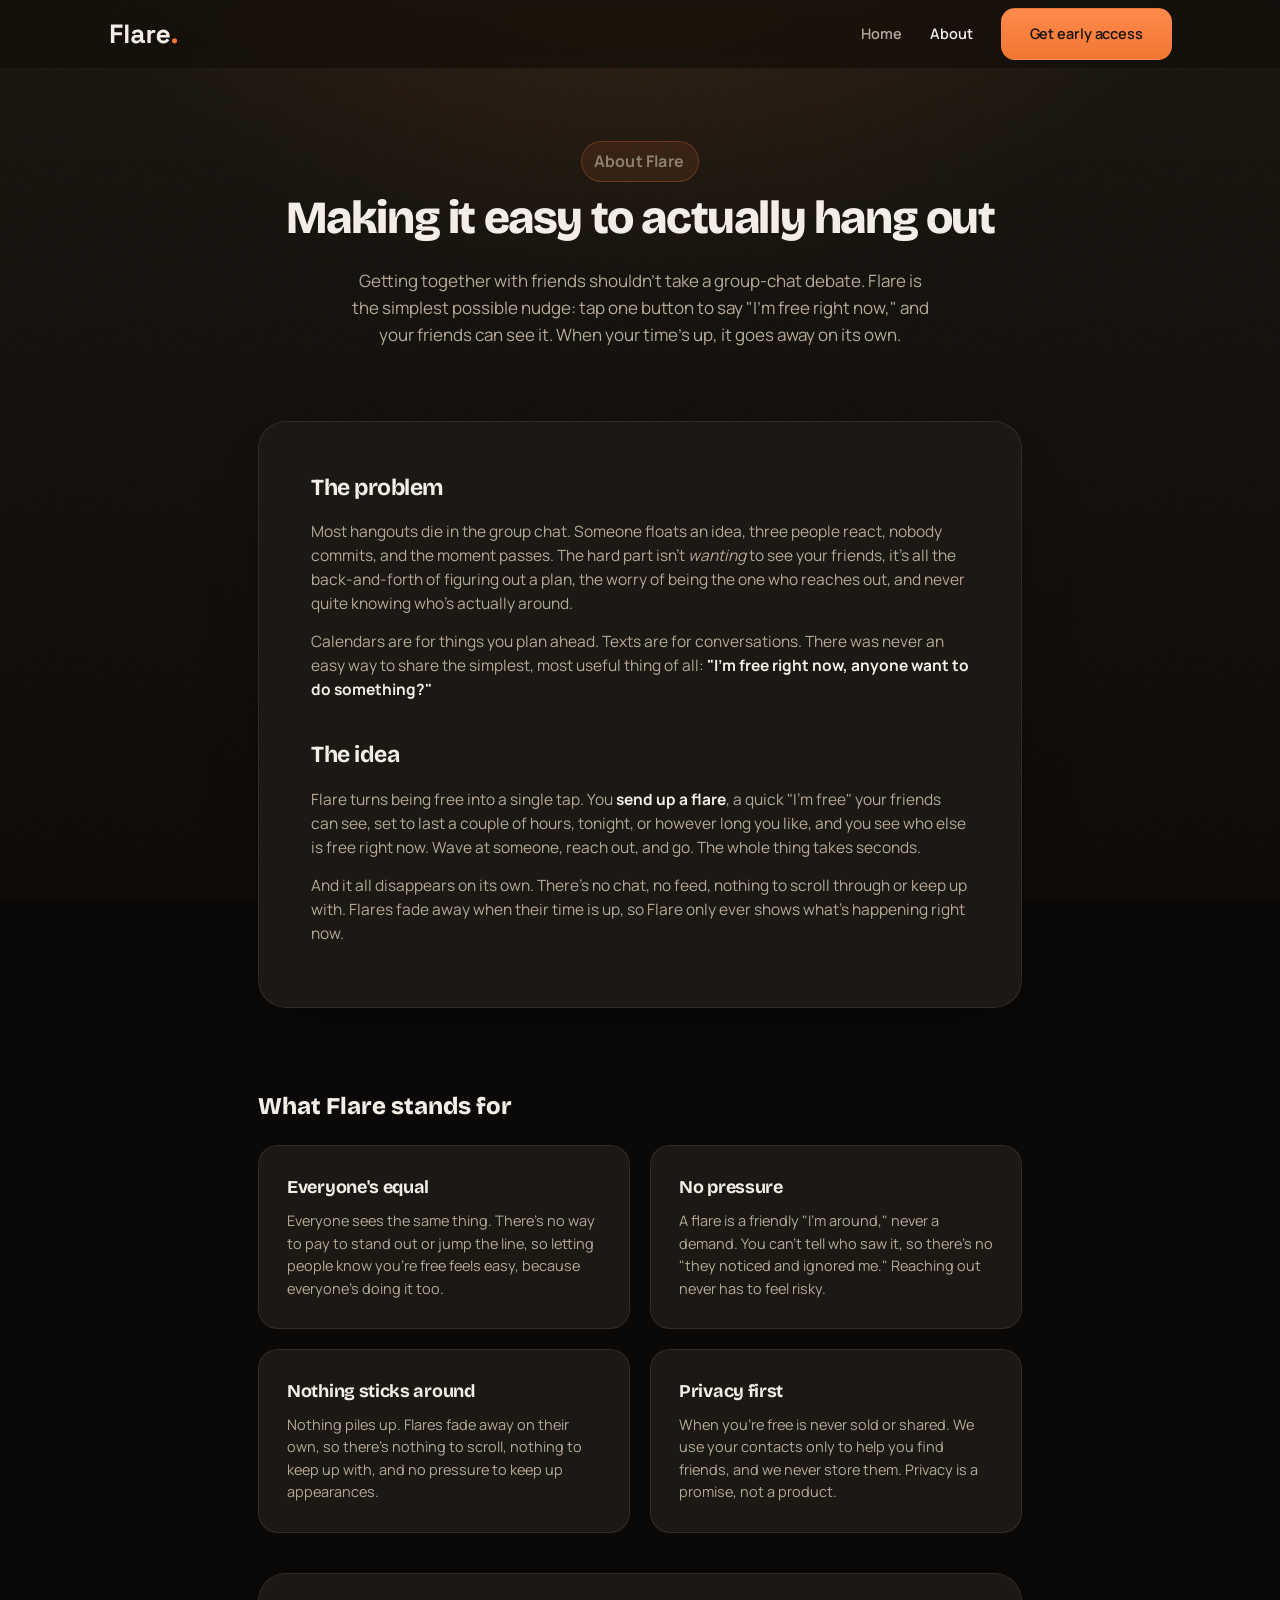
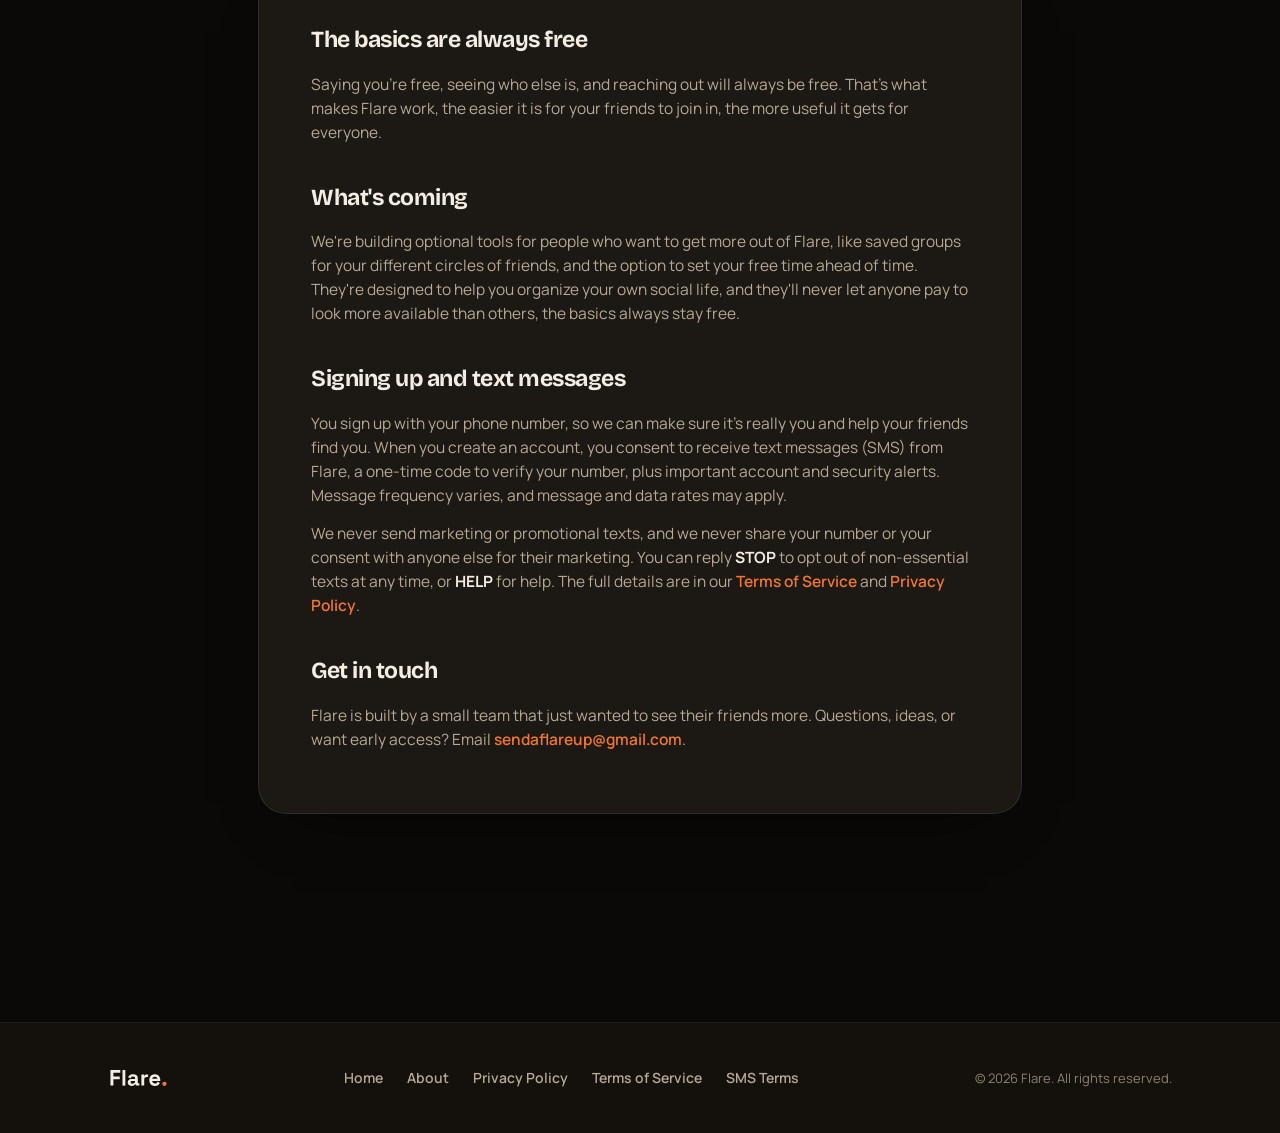
<file: about.html>
<!DOCTYPE html>
<html lang="en">
<head>
  <meta charset="utf-8" />
  <meta name="viewport" content="width=device-width, initial-scale=1" />
  <title>About</title>
  <meta name="description" content="Why Flare exists: an easy, low-pressure way to let your friends know you're free right now, and see who else is." />
  <link rel="canonical" href="https://sendaflareup.app/about" />
  <meta property="og:site_name" content="Flare" />
  <meta property="og:type" content="website" />
  <meta property="og:url" content="https://sendaflareup.app/about" />
  <meta property="og:title" content="About Flare" />
  <meta property="og:description" content="Why Flare exists: an easy, low-pressure way to let your friends know you're free right now, and see who else is." />
  <meta property="og:image" content="https://sendaflareup.app/assets/og-image-v2.png" />
  <meta property="og:image:width" content="1200" />
  <meta property="og:image:height" content="630" />
  <meta property="og:image:alt" content="Flare, Down to hang? Send up a flare." />
  <meta name="twitter:card" content="summary_large_image" />
  <meta name="twitter:title" content="About Flare" />
  <meta name="twitter:description" content="Why Flare exists: an easy, low-pressure way to let your friends know you're free right now." />
  <meta name="twitter:image" content="https://sendaflareup.app/assets/og-image-v2.png" />
  <link rel="icon" href="assets/favicon.svg" type="image/svg+xml" />
  <link rel="preconnect" href="https://fonts.googleapis.com" />
  <link rel="preconnect" href="https://fonts.gstatic.com" crossorigin />
  <link href="https://fonts.googleapis.com/css2?family=Bricolage+Grotesque:opsz,wght@12..96,500;12..96,600;12..96,700;12..96,800&family=Manrope:wght@400;500;600;700;800&display=swap" rel="stylesheet" />
  <link rel="stylesheet" href="css/styles.css" />
</head>
<body>
  <header class="site-header">
    <div class="container nav">
      <a href="/home" class="wordmark" aria-label="Flare home"><img class="logo-img" src="assets/flare-logo.svg" alt="Flare" /></a>
      <button class="nav-toggle" type="button" aria-label="Menu" aria-expanded="false" aria-controls="primary-nav">
        <svg viewBox="0 0 24 24" fill="none" stroke="currentColor" stroke-width="2" stroke-linecap="round" aria-hidden="true"><path d="M4 7h16M4 12h16M4 17h16"></path></svg>
      </button>
      <nav class="nav-links" id="primary-nav" aria-label="Primary">
        <a href="/home">Home</a>
        <a href="/about" class="active">About</a>
        <a href="/home#get" class="btn btn-primary nav-cta">Get early access</a>
      </nav>
    </div>
  </header>

  <main>
    <section class="page-hero">
      <div class="container reveal">
        <p class="eyebrow">About Flare</p>
        <h1>Making it easy to actually hang out</h1>
        <p style="max-width:34em;margin:14px auto 0;color:var(--text-2);font-size:17px;line-height:1.6;">
          Getting together with friends shouldn't take a group-chat debate. Flare
          is the simplest possible nudge: tap one button to say "I'm free right
          now," and your friends can see it. When your time's up, it goes away on
          its own.
        </p>
      </div>
    </section>

    <section class="section" style="padding-top:24px;">
      <div class="container" style="max-width:820px;">
        <div class="article reveal">
          <h2>The problem</h2>
          <p>
            Most hangouts die in the group chat. Someone floats an idea, three
            people react, nobody commits, and the moment passes. The hard part
            isn't <em>wanting</em> to see your friends, it's all the back-and-forth
            of figuring out a plan, the worry of being the one who reaches out, and
            never quite knowing who's actually around.
          </p>
          <p>
            Calendars are for things you plan ahead. Texts are for conversations.
            There was never an easy way to share the simplest, most useful thing of
            all: <strong>"I'm free right now, anyone want to do something?"</strong>
          </p>

          <h2>The idea</h2>
          <p>
            Flare turns being free into a single tap. You <strong>send up a
            flare</strong>, a quick "I'm free" your friends can see, set to last
            a couple of hours, tonight, or however long you like, and you see who
            else is free right now. Wave at someone, reach out, and go. The whole
            thing takes seconds.
          </p>
          <p>
            And it all disappears on its own. There's no chat, no feed, nothing to
            scroll through or keep up with. Flares fade away when their time is up,
            so Flare only ever shows what's happening right now.
          </p>
        </div>

        <h2 class="section-head" style="font-size:24px;text-align:left;margin:8px 0 20px;">What Flare stands for</h2>
        <div class="story-grid reveal" style="--reveal-delay:0.06s;">
          <div class="value-card">
            <h3>Everyone's equal</h3>
            <p>Everyone sees the same thing. There's no way to pay to stand out or jump the line, so letting people know you're free feels easy, because everyone's doing it too.</p>
          </div>
          <div class="value-card">
            <h3>No pressure</h3>
            <p>A flare is a friendly "I'm around," never a demand. You can't tell who saw it, so there's no "they noticed and ignored me." Reaching out never has to feel risky.</p>
          </div>
          <div class="value-card">
            <h3>Nothing sticks around</h3>
            <p>Nothing piles up. Flares fade away on their own, so there's nothing to scroll, nothing to keep up with, and no pressure to keep up appearances.</p>
          </div>
          <div class="value-card">
            <h3>Privacy first</h3>
            <p>When you're free is never sold or shared. We use your contacts only to help you find friends, and we never store them. Privacy is a promise, not a product.</p>
          </div>
        </div>

        <div class="article reveal" style="margin-top:40px;">
          <h2>The basics are always free</h2>
          <p>
            Saying you're free, seeing who else is, and reaching out will always
            be free. That's what makes Flare work, the easier it is for your
            friends to join in, the more useful it gets for everyone.
          </p>
          <h2>What's coming</h2>
          <p>
            We're building optional tools for people who want to get more out of
            Flare, like saved groups for your different circles of friends, and
            the option to set your free time ahead of time. They're designed to
            help you organize your own social life, and they'll never let anyone
            pay to look more available than others, the basics always stay free.
          </p>

          <h2>Signing up and text messages</h2>
          <p>
            You sign up with your phone number, so we can make sure it's really
            you and help your friends find you. When you create an account, you
            consent to receive text messages (SMS) from Flare, a one-time code to
            verify your number, plus important account and security alerts. Message
            frequency varies, and message and data rates may apply.
          </p>
          <p>
            We never send marketing or promotional texts, and we never share your
            number or your consent with anyone else for their marketing. You can
            reply <strong>STOP</strong> to opt out of non-essential texts at any
            time, or <strong>HELP</strong> for help. The full details are in our
            <a href="/terms">Terms of Service</a> and
            <a href="/privacy">Privacy Policy</a>.
          </p>

          <h2>Get in touch</h2>
          <p>
            Flare is built by a small team that just wanted to see their friends
            more. Questions, ideas, or want early access?
            Email <a href="mailto:sendaflareup@gmail.com">sendaflareup@gmail.com</a>.
          </p>
        </div>
      </div>
    </section>
  </main>

  <footer class="site-footer">
    <div class="container footer-inner">
      <a href="/home" class="wordmark" aria-label="Flare home"><img class="logo-img" src="assets/flare-logo.svg" alt="Flare" /></a>
      <nav class="footer-links" aria-label="Footer">
        <a href="/home">Home</a>
        <a href="/about">About</a>
        <a href="/privacy">Privacy Policy</a>
        <a href="/terms">Terms of Service</a>
        <a href="/sms-optin">SMS Terms</a>
      </nav>
      <span class="footer-copy">© <span id="year">2026</span> Flare. All rights reserved.</span>
    </div>
  </footer>
  <script src="js/site.js"></script>
</body>
</html>
</file>
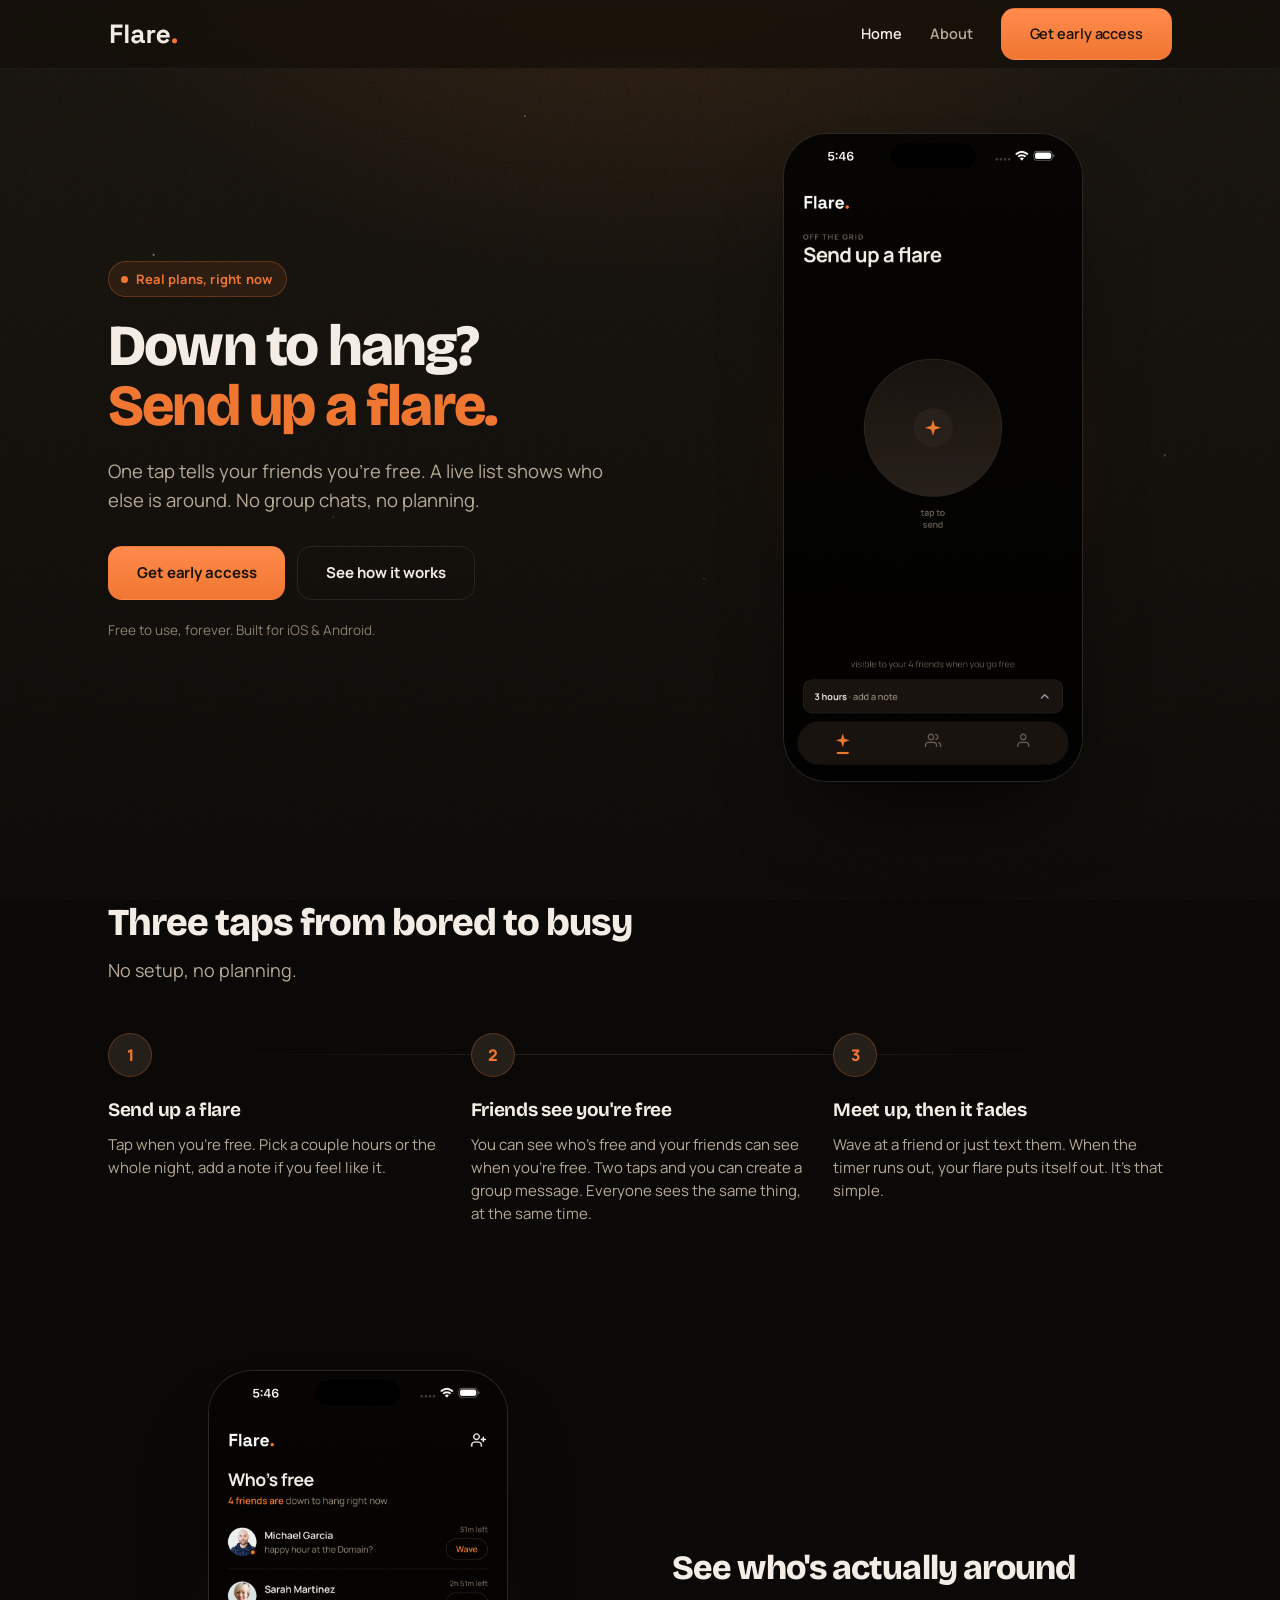
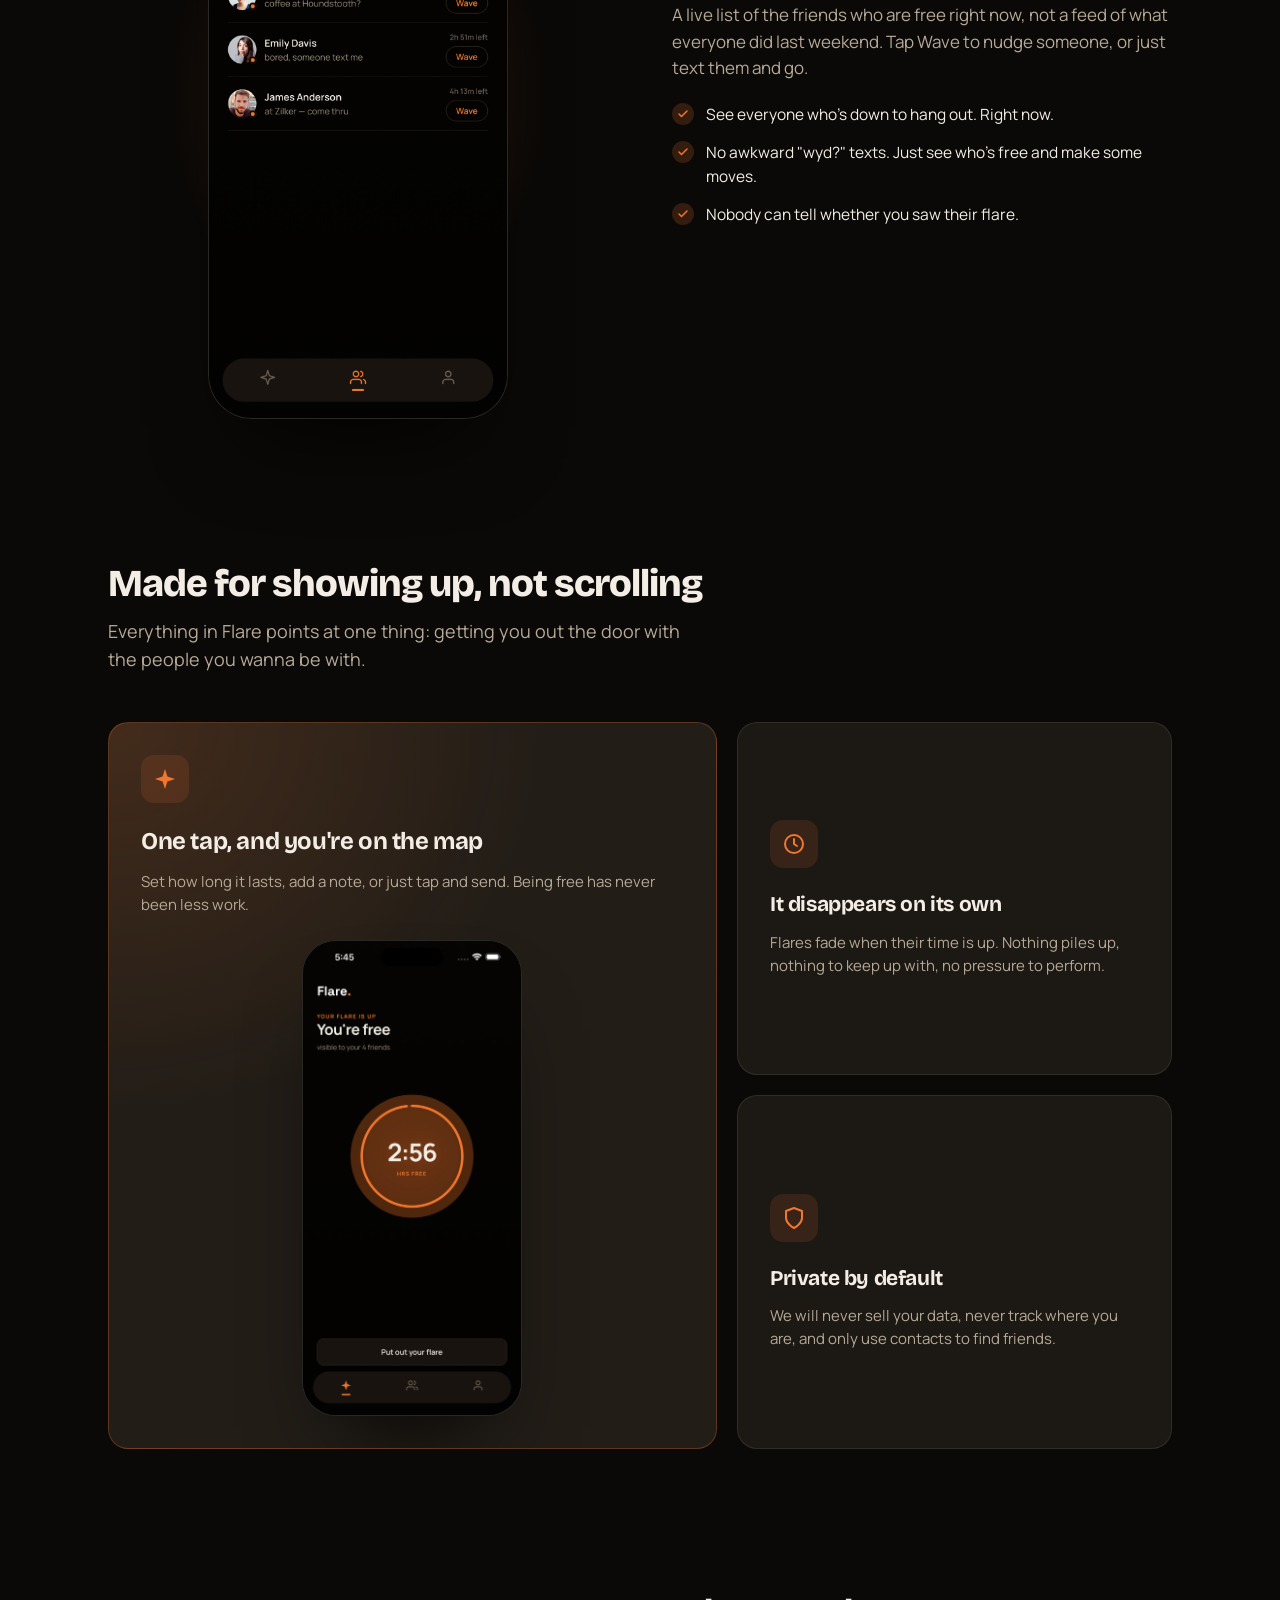
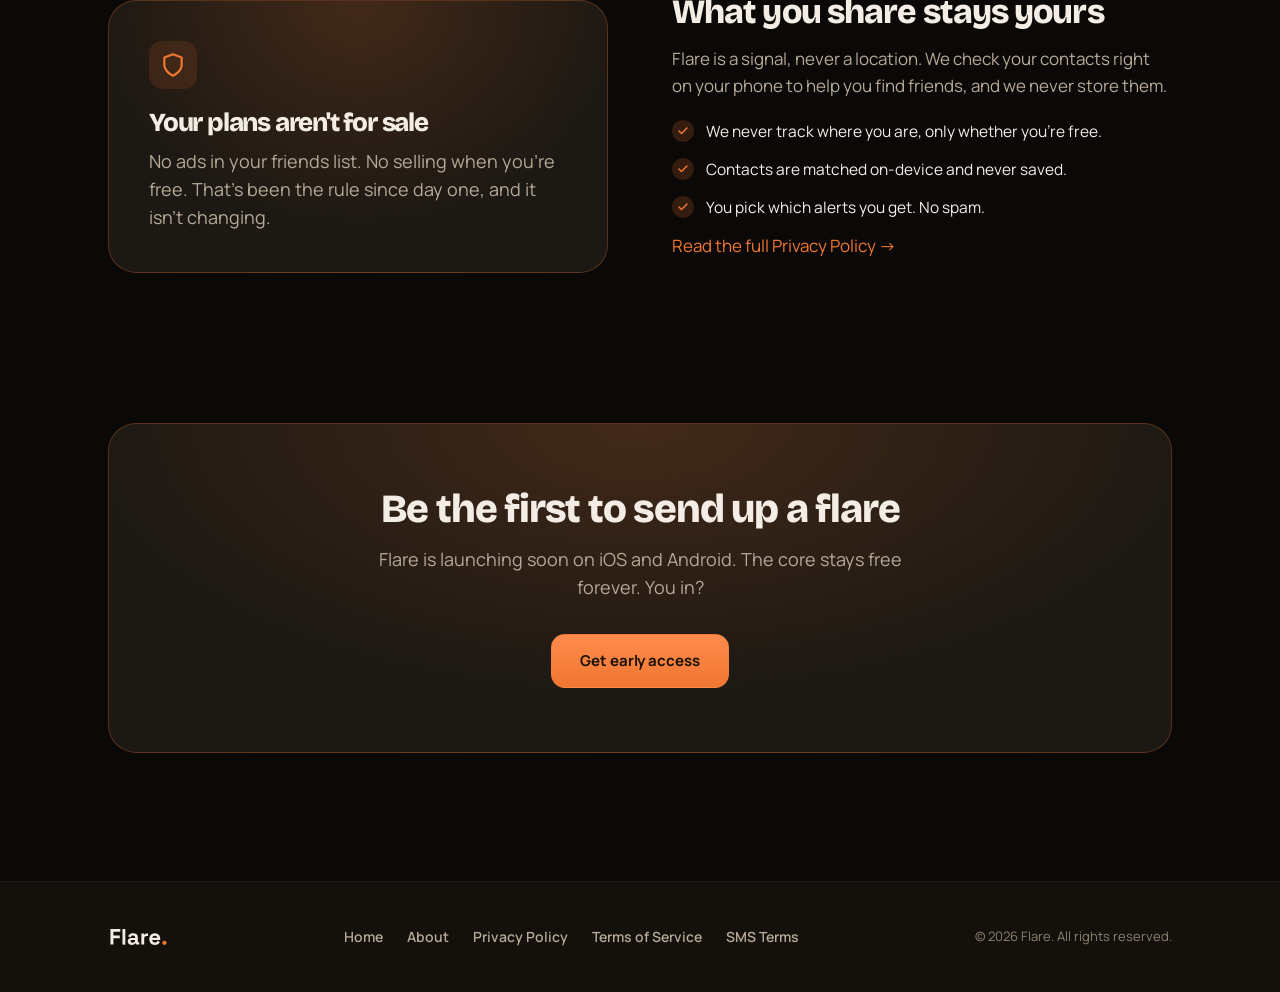
<file: home.html>
<!DOCTYPE html>
<html lang="en">
<head>
  <meta charset="utf-8" />
  <meta name="viewport" content="width=device-width, initial-scale=1" />
  <title>Flare: Down to hang? Send up a flare.</title>
  <meta name="description" content="Flare lets you tap one button to let your friends know you're free right now, and see who else is up for hanging out. Quick, low-pressure, and private." />
  <link rel="canonical" href="https://sendaflareup.app/home" />
  <meta name="theme-color" content="#0B0907" />
  <meta property="og:site_name" content="Flare" />
  <meta property="og:type" content="website" />
  <meta property="og:url" content="https://sendaflareup.app/home" />
  <meta property="og:title" content="Flare: Down to hang? Send up a flare." />
  <meta property="og:description" content="Tap one button to let your friends know you're free right now, and see who else is. Quick, low-pressure, private." />
  <meta property="og:image" content="https://sendaflareup.app/assets/og-image-v2.png" />
  <meta property="og:image:width" content="1200" />
  <meta property="og:image:height" content="630" />
  <meta property="og:image:alt" content="Flare: Down to hang? Send up a flare." />
  <meta name="twitter:card" content="summary_large_image" />
  <meta name="twitter:title" content="Flare: Down to hang? Send up a flare." />
  <meta name="twitter:description" content="Tap one button to let your friends know you're free right now, and see who else is." />
  <meta name="twitter:image" content="https://sendaflareup.app/assets/og-image-v2.png" />
  <link rel="icon" href="assets/favicon.svg" type="image/svg+xml" />
  <link rel="preconnect" href="https://fonts.googleapis.com" />
  <link rel="preconnect" href="https://fonts.gstatic.com" crossorigin />
  <link href="https://fonts.googleapis.com/css2?family=Bricolage+Grotesque:opsz,wght@12..96,500;12..96,600;12..96,700;12..96,800&family=Manrope:wght@400;500;600;700;800&display=swap" rel="stylesheet" />
  <link rel="stylesheet" href="css/styles.css" />
</head>
<body>
  <!-- Header -->
  <header class="site-header">
    <div class="container nav">
      <a href="/home" class="wordmark" aria-label="Flare home"><img class="logo-img" src="assets/flare-logo.svg" alt="Flare" /></a>
      <button class="nav-toggle" type="button" aria-label="Menu" aria-expanded="false" aria-controls="primary-nav">
        <svg viewBox="0 0 24 24" fill="none" stroke="currentColor" stroke-width="2" stroke-linecap="round" aria-hidden="true"><path d="M4 7h16M4 12h16M4 17h16"></path></svg>
      </button>
      <nav class="nav-links" id="primary-nav" aria-label="Primary">
        <a href="/home" class="active">Home</a>
        <a href="/about">About</a>
        <a href="#get" class="btn btn-primary nav-cta">Get early access</a>
      </nav>
    </div>
  </header>

  <main>
    <!-- Hero -->
    <section class="hero">
      <div class="container hero-grid">
        <div class="hero-copy reveal">
          <p class="eyebrow"><span class="pulse"></span> Real plans, right now</p>
          <h1>Down to hang?<br /><span class="accent">Send up a flare.</span></h1>
          <p class="lede">
            One tap tells your friends you're free. A live list shows who else is
            around. No group chats, no planning.
          </p>
          <div class="hero-cta">
            <a href="#get" class="btn btn-primary">Get early access</a>
            <a href="#how" class="btn btn-ghost">See how it works</a>
          </div>
          <p class="hero-note">Free to use, forever. Built for iOS &amp; Android.</p>
        </div>

        <div class="phone-stage reveal" style="--reveal-delay:0.12s;">
          <div class="flare-fx" aria-hidden="true"><span class="spark"></span></div>
          <div class="device">
            <img src="assets/screenshots/02-send-flare.png" width="900" height="1955" alt="Flare app: the 'Send up a flare' screen, with one big button to tap when you're free." />
          </div>
        </div>
      </div>
    </section>

    <!-- How it works: connected flow (distinct from card grids) -->
    <section class="section" id="how">
      <div class="container">
        <div class="section-head reveal">
          <h2>Three taps from bored to busy</h2>
          <p>No setup, no planning.</p>
        </div>
        <div class="flow">
          <div class="flow-step reveal">
            <div class="flow-num">1</div>
            <h3>Send up a flare</h3>
            <p>Tap when you're free. Pick a couple hours or the whole night, add a note if you feel like it.</p>
          </div>
          <div class="flow-step reveal" style="--reveal-delay:0.08s;">
            <div class="flow-num">2</div>
            <h3>Friends see you're free</h3>
            <p>You can see who's free and your friends can see when you're free. Two taps and you can create a group message. Everyone sees the same thing, at the same time.</p>
          </div>
          <div class="flow-step reveal" style="--reveal-delay:0.16s;">
            <div class="flow-num">3</div>
            <h3>Meet up, then it fades</h3>
            <p>Wave at a friend or just text them. When the timer runs out, your flare puts itself out. It's that simple.</p>
          </div>
        </div>
      </div>
    </section>

    <!-- Split 1: Who's free (image + text) -->
    <section class="section">
      <div class="container split">
        <div class="split-media reveal">
          <div class="phone-stage">
            <div class="device">
              <img src="assets/screenshots/04-whos-free.png" width="900" height="1955" alt="Flare app: the 'Who's free' screen, a live list of friends who are down to hang right now." />
            </div>
          </div>
        </div>
        <div class="split-copy reveal" style="--reveal-delay:0.1s;">
          <h2>See who's actually around</h2>
          <p>
            A live list of the friends who are free right now, not a feed of what
            everyone did last weekend. Tap Wave to nudge someone, or just text them
            and go.
          </p>
          <ul class="checklist">
            <li><span class="tick"><svg width="12" height="12" viewBox="0 0 24 24" fill="none" stroke="#F07732" style="stroke-width:3;stroke-linecap:round;stroke-linejoin:round;"><path d="M20 6L9 17l-5-5"></path></svg></span> See everyone who's down to hang out. Right now.</li>
            <li><span class="tick"><svg width="12" height="12" viewBox="0 0 24 24" fill="none" stroke="#F07732" style="stroke-width:3;stroke-linecap:round;stroke-linejoin:round;"><path d="M20 6L9 17l-5-5"></path></svg></span> No awkward "wyd?" texts. Just see who's free and make some moves.</li>
            <li><span class="tick"><svg width="12" height="12" viewBox="0 0 24 24" fill="none" stroke="#F07732" style="stroke-width:3;stroke-linecap:round;stroke-linejoin:round;"><path d="M20 6L9 17l-5-5"></path></svg></span> Nobody can tell whether you saw their flare.</li>
          </ul>
        </div>
      </div>
    </section>

    <!-- Bento: what makes it different (breaks the zigzag) -->
    <section class="section">
      <div class="container">
        <div class="section-head reveal">
          <h2>Made for showing up, not scrolling</h2>
          <p>Everything in Flare points at one thing: getting you out the door with the people you wanna be with.</p>
        </div>
        <div class="bento">
          <div class="bento-cell tall feature reveal">
            <div class="bento-icon">
              <svg width="24" height="24" viewBox="0 0 24 24" fill="#F07732" aria-hidden="true"><path d="M12 2l2.4 7.6L22 12l-7.6 2.4L12 22l-2.4-7.6L2 12l7.6-2.4z"></path></svg>
            </div>
            <h3>One tap, and you're on the map</h3>
            <p>Set how long it lasts, add a note, or just tap and send. Being free has never been less work.</p>
            <div class="bento-media">
              <div class="device">
                <img src="assets/screenshots/03-flare-active.png" width="900" height="1955" alt="Flare app: an active flare counting down the hours you're free." />
              </div>
            </div>
          </div>
          <div class="bento-cell reveal" style="--reveal-delay:0.08s;">
            <div class="bento-icon">
              <svg width="24" height="24" viewBox="0 0 24 24" fill="none" stroke="#F07732" style="stroke-width:2;stroke-linecap:round;stroke-linejoin:round;" aria-hidden="true"><circle cx="12" cy="12" r="9"></circle><path d="M12 7v5l3 2"></path></svg>
            </div>
            <h3>It disappears on its own</h3>
            <p>Flares fade when their time is up. Nothing piles up, nothing to keep up with, no pressure to perform.</p>
          </div>
          <div class="bento-cell reveal" style="--reveal-delay:0.16s;">
            <div class="bento-icon">
              <svg width="24" height="24" viewBox="0 0 24 24" fill="none" stroke="#F07732" style="stroke-width:2;stroke-linecap:round;stroke-linejoin:round;" aria-hidden="true"><path d="M12 22s8-4 8-10V5l-8-3-8 3v7c0 6 8 10 8 10z"></path></svg>
            </div>
            <h3>Private by default</h3>
            <p>We will never sell your data, never track where you are, and only use contacts to find friends.</p>
          </div>
        </div>
      </div>
    </section>

    <!-- Split 2: Privacy (text + panel, reversed) -->
    <section class="section">
      <div class="container split reverse">
        <div class="split-media reveal">
          <div class="cta-band" style="text-align:left;padding:40px;">
            <div class="bento-icon" style="margin-bottom:20px;">
              <svg width="26" height="26" viewBox="0 0 24 24" fill="none" stroke="#F07732" style="stroke-width:2;stroke-linecap:round;stroke-linejoin:round;"><path d="M12 22s8-4 8-10V5l-8-3-8 3v7c0 6 8 10 8 10z"></path></svg>
            </div>
            <h2 style="font-size:26px;margin:0 0 12px;">Your plans aren't for sale</h2>
            <p style="margin:0;max-width:none;">No ads in your friends list. No selling when you're free. That's been the rule since day one, and it isn't changing.</p>
          </div>
        </div>
        <div class="split-copy reveal" style="--reveal-delay:0.1s;">
          <h2>What you share stays yours</h2>
          <p>
            Flare is a signal, never a location. We check your
            contacts right on your phone to help you find friends, and we never
            store them.
          </p>
          <ul class="checklist">
            <li><span class="tick"><svg width="12" height="12" viewBox="0 0 24 24" fill="none" stroke="#F07732" style="stroke-width:3;stroke-linecap:round;stroke-linejoin:round;"><path d="M20 6L9 17l-5-5"></path></svg></span> We never track where you are, only whether you're free.</li>
            <li><span class="tick"><svg width="12" height="12" viewBox="0 0 24 24" fill="none" stroke="#F07732" style="stroke-width:3;stroke-linecap:round;stroke-linejoin:round;"><path d="M20 6L9 17l-5-5"></path></svg></span> Contacts are matched on-device and never saved.</li>
            <li><span class="tick"><svg width="12" height="12" viewBox="0 0 24 24" fill="none" stroke="#F07732" style="stroke-width:3;stroke-linecap:round;stroke-linejoin:round;"><path d="M20 6L9 17l-5-5"></path></svg></span> You pick which alerts you get. No spam.</li>
          </ul>
          <p style="margin-top:4px;"><a href="/privacy">Read the full Privacy Policy →</a></p>
        </div>
      </div>
    </section>

    <!-- Final CTA -->
    <section class="section" id="get">
      <div class="container">
        <div class="cta-band reveal">
          <h2>Be the first to send up a flare</h2>
          <p>Flare is launching soon on iOS and Android. The core stays free forever. You in?</p>
          <div class="hero-cta" style="justify-content:center;">
            <a href="mailto:sendaflareup@gmail.com?subject=Flare%20early%20access" class="btn btn-primary">Get early access</a>
          </div>
        </div>
      </div>
    </section>
  </main>

  <!-- Footer -->
  <footer class="site-footer">
    <div class="container footer-inner">
      <a href="/home" class="wordmark" aria-label="Flare home"><img class="logo-img" src="assets/flare-logo.svg" alt="Flare" /></a>
      <nav class="footer-links" aria-label="Footer">
        <a href="/home">Home</a>
        <a href="/about">About</a>
        <a href="/privacy">Privacy Policy</a>
        <a href="/terms">Terms of Service</a>
        <a href="/sms-optin">SMS Terms</a>
      </nav>
      <span class="footer-copy">© <span id="year">2026</span> Flare. All rights reserved.</span>
    </div>
  </footer>

  <script src="js/site.js"></script>
</body>
</html>
</file>
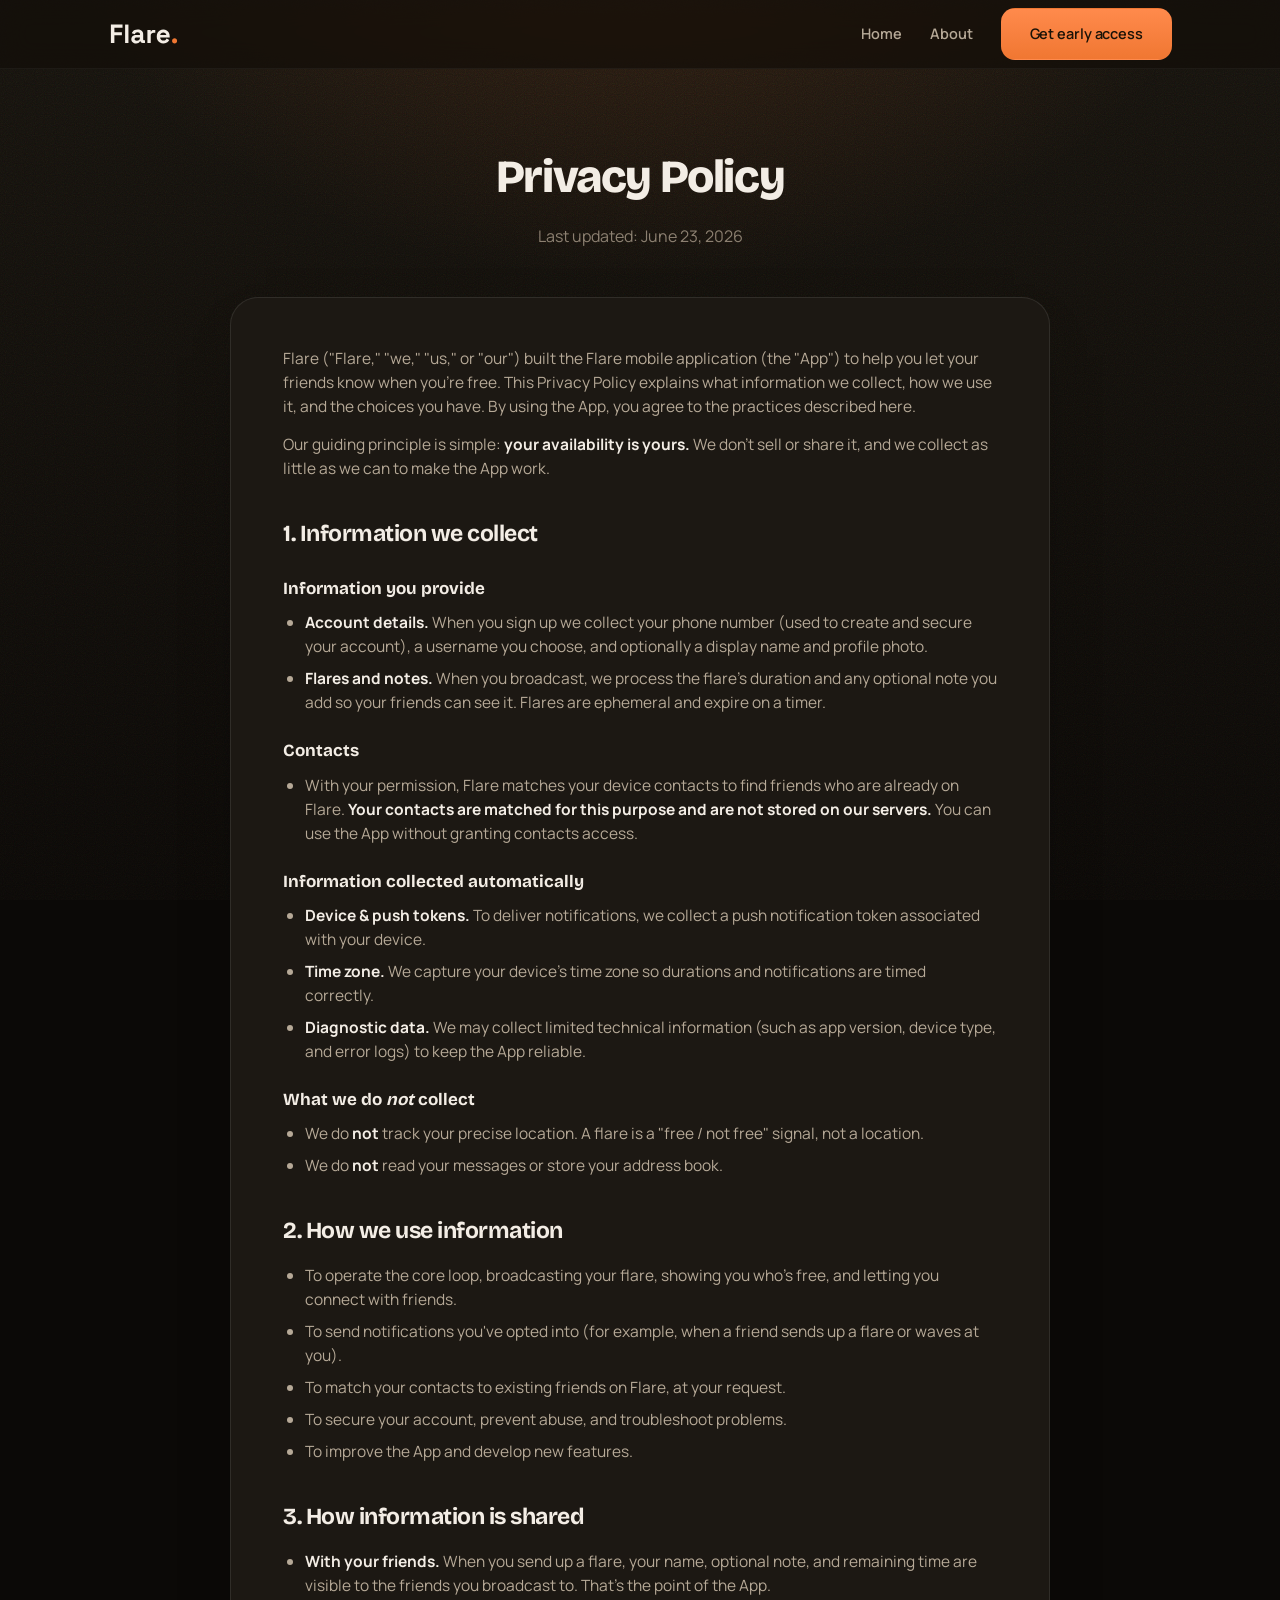
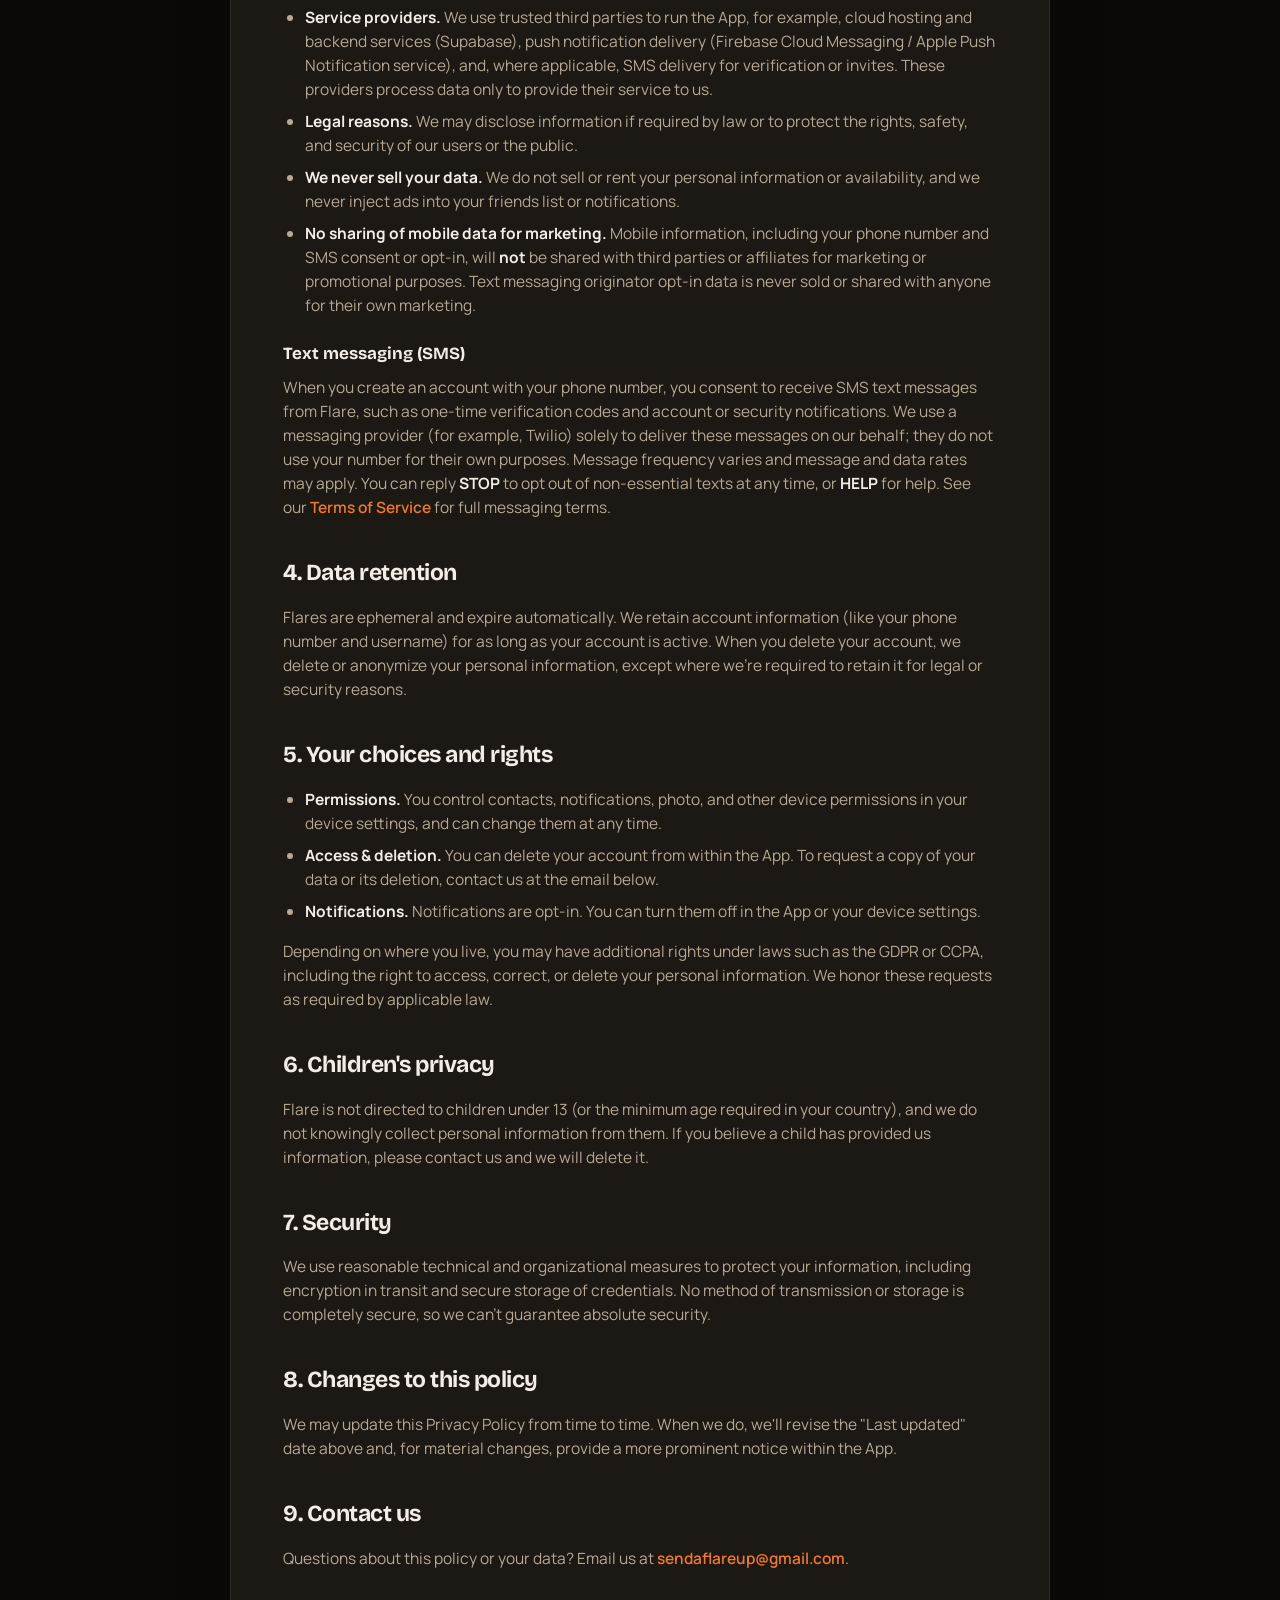
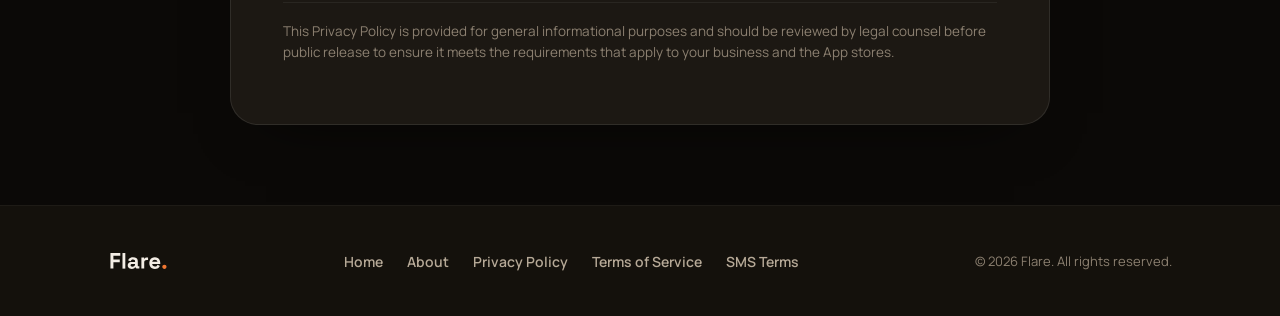
<file: privacy.html>
<!DOCTYPE html>
<html lang="en">
<head>
  <meta charset="utf-8" />
  <meta name="viewport" content="width=device-width, initial-scale=1" />
  <title>Privacy Policy, Flare</title>
  <meta name="description" content="How Flare collects, uses, and protects your information." />
  <link rel="canonical" href="https://sendaflareup.app/privacy" />
  <meta property="og:site_name" content="Flare" />
  <meta property="og:type" content="website" />
  <meta property="og:url" content="https://sendaflareup.app/privacy" />
  <meta property="og:title" content="Privacy Policy, Flare" />
  <meta property="og:description" content="How Flare collects, uses, and protects your information." />
  <meta property="og:image" content="https://sendaflareup.app/assets/og-image-v2.png" />
  <meta property="og:image:width" content="1200" />
  <meta property="og:image:height" content="630" />
  <meta property="og:image:alt" content="Flare, Down to hang? Send up a flare." />
  <meta name="twitter:card" content="summary_large_image" />
  <meta name="twitter:title" content="Privacy Policy, Flare" />
  <meta name="twitter:description" content="How Flare collects, uses, and protects your information." />
  <meta name="twitter:image" content="https://sendaflareup.app/assets/og-image-v2.png" />
  <link rel="icon" href="assets/favicon.svg" type="image/svg+xml" />
  <link rel="preconnect" href="https://fonts.googleapis.com" />
  <link rel="preconnect" href="https://fonts.gstatic.com" crossorigin />
  <link href="https://fonts.googleapis.com/css2?family=Bricolage+Grotesque:opsz,wght@12..96,500;12..96,600;12..96,700;12..96,800&family=Manrope:wght@400;500;600;700;800&display=swap" rel="stylesheet" />
  <link rel="stylesheet" href="css/styles.css" />
</head>
<body>
  <header class="site-header">
    <div class="container nav">
      <a href="/home" class="wordmark" aria-label="Flare home"><img class="logo-img" src="assets/flare-logo.svg" alt="Flare" /></a>
      <button class="nav-toggle" type="button" aria-label="Menu" aria-expanded="false" aria-controls="primary-nav">
        <svg viewBox="0 0 24 24" fill="none" stroke="currentColor" stroke-width="2" stroke-linecap="round" aria-hidden="true"><path d="M4 7h16M4 12h16M4 17h16"></path></svg>
      </button>
      <nav class="nav-links" id="primary-nav" aria-label="Primary">
        <a href="/home">Home</a>
        <a href="/about">About</a>
        <a href="/home#get" class="btn btn-primary nav-cta">Get early access</a>
      </nav>
    </div>
  </header>

  <main>
    <section class="page-hero">
      <div class="container reveal">
        <h1>Privacy Policy</h1>
        <p>Last updated: June 23, 2026</p>
      </div>
    </section>

    <section class="container">
      <article class="article reveal">
        <p>
          Flare ("Flare," "we," "us," or "our") built the Flare mobile application
          (the "App") to help you let your friends know when you're free. This
          Privacy Policy explains what information we collect, how we use it, and
          the choices you have. By using the App, you agree to the practices
          described here.
        </p>
        <p>
          Our guiding principle is simple: <strong>your availability is yours.</strong>
          We don't sell or share it, and we collect as little as we can to make the
          App work.
        </p>

        <h2>1. Information we collect</h2>

        <h3>Information you provide</h3>
        <ul>
          <li><strong>Account details.</strong> When you sign up we collect your phone number (used to create and secure your account), a username you choose, and optionally a display name and profile photo.</li>
          <li><strong>Flares and notes.</strong> When you broadcast, we process the flare's duration and any optional note you add so your friends can see it. Flares are ephemeral and expire on a timer.</li>
        </ul>

        <h3>Contacts</h3>
        <ul>
          <li>With your permission, Flare matches your device contacts to find friends who are already on Flare. <strong>Your contacts are matched for this purpose and are not stored on our servers.</strong> You can use the App without granting contacts access.</li>
        </ul>

        <h3>Information collected automatically</h3>
        <ul>
          <li><strong>Device &amp; push tokens.</strong> To deliver notifications, we collect a push notification token associated with your device.</li>
          <li><strong>Time zone.</strong> We capture your device's time zone so durations and notifications are timed correctly.</li>
          <li><strong>Diagnostic data.</strong> We may collect limited technical information (such as app version, device type, and error logs) to keep the App reliable.</li>
        </ul>

        <h3>What we do <em>not</em> collect</h3>
        <ul>
          <li>We do <strong>not</strong> track your precise location. A flare is a "free / not free" signal, not a location.</li>
          <li>We do <strong>not</strong> read your messages or store your address book.</li>
        </ul>

        <h2>2. How we use information</h2>
        <ul>
          <li>To operate the core loop, broadcasting your flare, showing you who's free, and letting you connect with friends.</li>
          <li>To send notifications you've opted into (for example, when a friend sends up a flare or waves at you).</li>
          <li>To match your contacts to existing friends on Flare, at your request.</li>
          <li>To secure your account, prevent abuse, and troubleshoot problems.</li>
          <li>To improve the App and develop new features.</li>
        </ul>

        <h2>3. How information is shared</h2>
        <ul>
          <li><strong>With your friends.</strong> When you send up a flare, your name, optional note, and remaining time are visible to the friends you broadcast to. That's the point of the App.</li>
          <li><strong>Service providers.</strong> We use trusted third parties to run the App, for example, cloud hosting and backend services (Supabase), push notification delivery (Firebase Cloud Messaging / Apple Push Notification service), and, where applicable, SMS delivery for verification or invites. These providers process data only to provide their service to us.</li>
          <li><strong>Legal reasons.</strong> We may disclose information if required by law or to protect the rights, safety, and security of our users or the public.</li>
          <li><strong>We never sell your data.</strong> We do not sell or rent your personal information or availability, and we never inject ads into your friends list or notifications.</li>
          <li><strong>No sharing of mobile data for marketing.</strong> Mobile information, including your phone number and SMS consent or opt-in, will <strong>not</strong> be shared with third parties or affiliates for marketing or promotional purposes. Text messaging originator opt-in data is never sold or shared with anyone for their own marketing.</li>
        </ul>

        <h3>Text messaging (SMS)</h3>
        <p>
          When you create an account with your phone number, you consent to
          receive SMS text messages from Flare, such as one-time verification
          codes and account or security notifications. We use a messaging provider
          (for example, Twilio) solely to deliver these messages on our behalf;
          they do not use your number for their own purposes. Message frequency
          varies and message and data rates may apply. You can reply
          <strong>STOP</strong> to opt out of non-essential texts at any time, or
          <strong>HELP</strong> for help. See our
          <a href="/terms">Terms of Service</a> for full messaging terms.
        </p>

        <h2>4. Data retention</h2>
        <p>
          Flares are ephemeral and expire automatically. We retain account
          information (like your phone number and username) for as long as your
          account is active. When you delete your account, we delete or anonymize
          your personal information, except where we're required to retain it for
          legal or security reasons.
        </p>

        <h2>5. Your choices and rights</h2>
        <ul>
          <li><strong>Permissions.</strong> You control contacts, notifications, photo, and other device permissions in your device settings, and can change them at any time.</li>
          <li><strong>Access &amp; deletion.</strong> You can delete your account from within the App. To request a copy of your data or its deletion, contact us at the email below.</li>
          <li><strong>Notifications.</strong> Notifications are opt-in. You can turn them off in the App or your device settings.</li>
        </ul>
        <p>
          Depending on where you live, you may have additional rights under laws
          such as the GDPR or CCPA, including the right to access, correct, or
          delete your personal information. We honor these requests as required by
          applicable law.
        </p>

        <h2>6. Children's privacy</h2>
        <p>
          Flare is not directed to children under 13 (or the minimum age required
          in your country), and we do not knowingly collect personal information
          from them. If you believe a child has provided us information, please
          contact us and we will delete it.
        </p>

        <h2>7. Security</h2>
        <p>
          We use reasonable technical and organizational measures to protect your
          information, including encryption in transit and secure storage of
          credentials. No method of transmission or storage is completely secure,
          so we can't guarantee absolute security.
        </p>

        <h2>8. Changes to this policy</h2>
        <p>
          We may update this Privacy Policy from time to time. When we do, we'll
          revise the "Last updated" date above and, for material changes, provide
          a more prominent notice within the App.
        </p>

        <h2>9. Contact us</h2>
        <p>
          Questions about this policy or your data? Email us at
          <a href="mailto:sendaflareup@gmail.com">sendaflareup@gmail.com</a>.
        </p>

        <p class="muted-note">
          This Privacy Policy is provided for general informational purposes and
          should be reviewed by legal counsel before public release to ensure it
          meets the requirements that apply to your business and the App stores.
        </p>
      </article>
    </section>
  </main>

  <footer class="site-footer">
    <div class="container footer-inner">
      <a href="/home" class="wordmark" aria-label="Flare home"><img class="logo-img" src="assets/flare-logo.svg" alt="Flare" /></a>
      <nav class="footer-links" aria-label="Footer">
        <a href="/home">Home</a>
        <a href="/about">About</a>
        <a href="/privacy">Privacy Policy</a>
        <a href="/terms">Terms of Service</a>
        <a href="/sms-optin">SMS Terms</a>
      </nav>
      <span class="footer-copy">© <span id="year">2026</span> Flare. All rights reserved.</span>
    </div>
  </footer>
  <script src="js/site.js"></script>
</body>
</html>
</file>
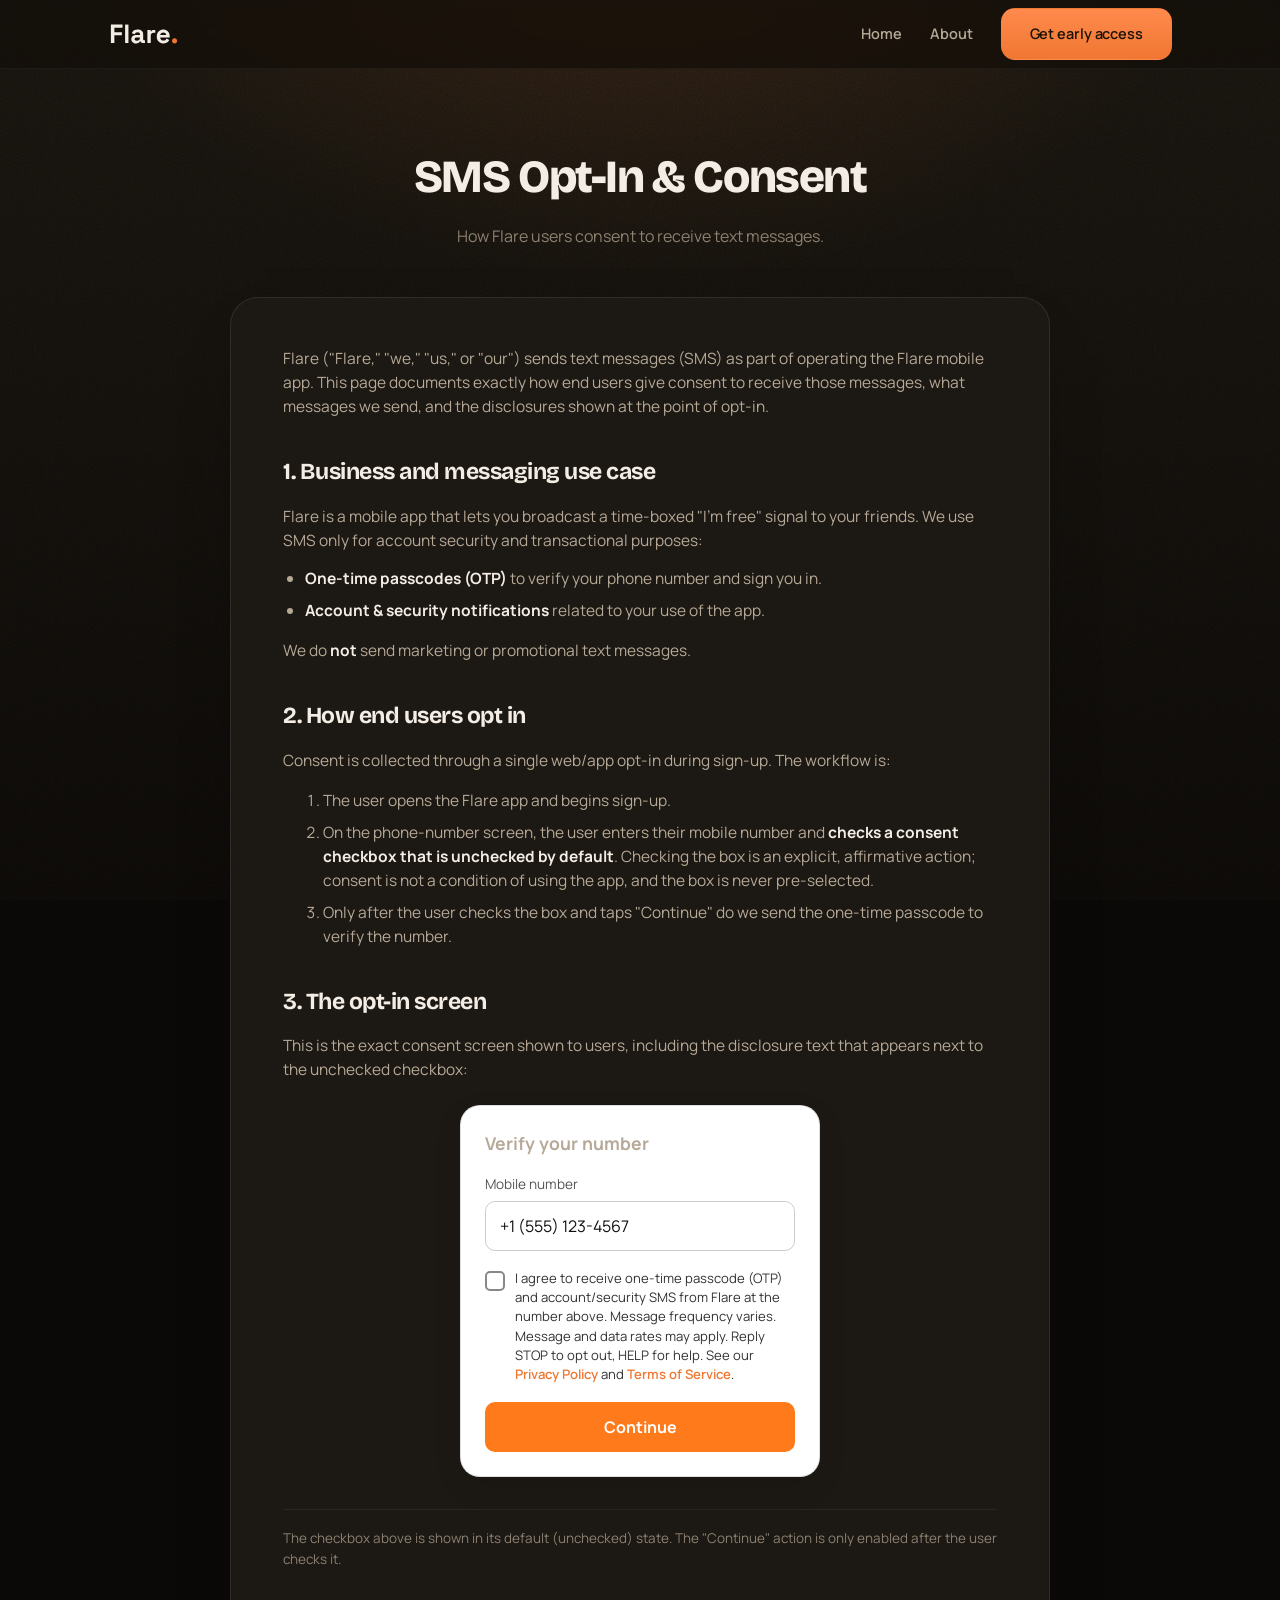
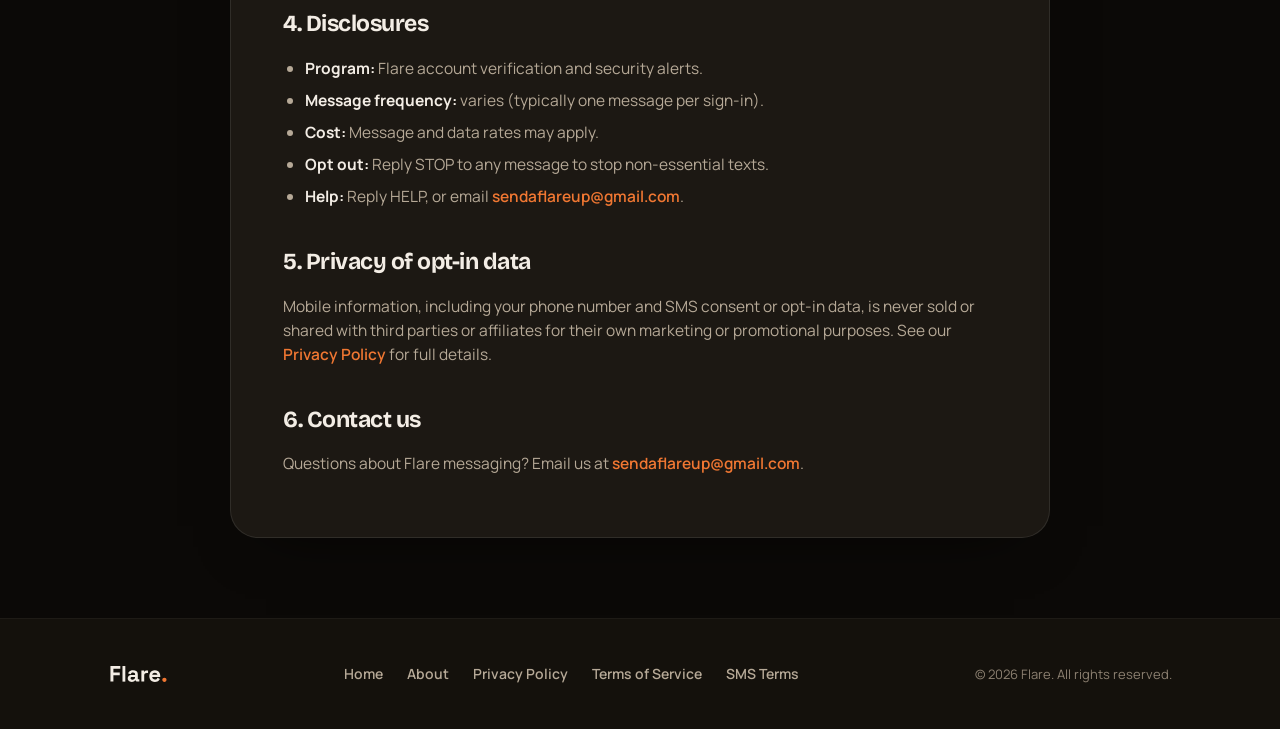
<file: sms-optin.html>
<!DOCTYPE html>
<html lang="en">
<head>
  <meta charset="utf-8" />
  <meta name="viewport" content="width=device-width, initial-scale=1" />
  <title>SMS Opt-In, Flare</title>
  <meta name="description" content="How Flare collects SMS consent: the opt-in screen, message types, and disclosures." />
  <link rel="canonical" href="https://sendaflareup.app/sms-optin" />
  <meta property="og:site_name" content="Flare" />
  <meta property="og:type" content="website" />
  <meta property="og:url" content="https://sendaflareup.app/sms-optin" />
  <meta property="og:title" content="SMS Opt-In, Flare" />
  <meta property="og:description" content="How Flare collects SMS consent: the opt-in screen, message types, and disclosures." />
  <meta property="og:image" content="https://sendaflareup.app/assets/og-image-v2.png" />
  <meta property="og:image:width" content="1200" />
  <meta property="og:image:height" content="630" />
  <meta property="og:image:alt" content="Flare, Down to hang? Send up a flare." />
  <meta name="twitter:card" content="summary_large_image" />
  <meta name="twitter:title" content="SMS Opt-In, Flare" />
  <meta name="twitter:description" content="How Flare collects SMS consent: the opt-in screen, message types, and disclosures." />
  <meta name="twitter:image" content="https://sendaflareup.app/assets/og-image-v2.png" />
  <link rel="icon" href="assets/favicon.svg" type="image/svg+xml" />
  <link rel="preconnect" href="https://fonts.googleapis.com" />
  <link rel="preconnect" href="https://fonts.gstatic.com" crossorigin />
  <link href="https://fonts.googleapis.com/css2?family=Bricolage+Grotesque:opsz,wght@12..96,500;12..96,600;12..96,700;12..96,800&family=Manrope:wght@400;500;600;700;800&display=swap" rel="stylesheet" />
  <link rel="stylesheet" href="css/styles.css" />
</head>
<body>
  <header class="site-header">
    <div class="container nav">
      <a href="/home" class="wordmark" aria-label="Flare home"><img class="logo-img" src="assets/flare-logo.svg" alt="Flare" /></a>
      <button class="nav-toggle" type="button" aria-label="Menu" aria-expanded="false" aria-controls="primary-nav">
        <svg viewBox="0 0 24 24" fill="none" stroke="currentColor" stroke-width="2" stroke-linecap="round" aria-hidden="true"><path d="M4 7h16M4 12h16M4 17h16"></path></svg>
      </button>
      <nav class="nav-links" id="primary-nav" aria-label="Primary">
        <a href="/home">Home</a>
        <a href="/about">About</a>
        <a href="/home#get" class="btn btn-primary nav-cta">Get early access</a>
      </nav>
    </div>
  </header>

  <main>
    <section class="page-hero">
      <div class="container reveal">
        <h1>SMS Opt-In &amp; Consent</h1>
        <p>How Flare users consent to receive text messages.</p>
      </div>
    </section>

    <section class="container">
      <article class="article reveal">
        <p>
          Flare ("Flare," "we," "us," or "our") sends text messages (SMS) as part
          of operating the Flare mobile app. This page documents exactly how end
          users give consent to receive those messages, what messages we send, and
          the disclosures shown at the point of opt-in.
        </p>

        <h2>1. Business and messaging use case</h2>
        <p>
          Flare is a mobile app that lets you broadcast a time-boxed "I'm free"
          signal to your friends. We use SMS only for account security and
          transactional purposes:
        </p>
        <ul>
          <li><strong>One-time passcodes (OTP)</strong> to verify your phone number and sign you in.</li>
          <li><strong>Account &amp; security notifications</strong> related to your use of the app.</li>
        </ul>
        <p>
          We do <strong>not</strong> send marketing or promotional text messages.
        </p>

        <h2>2. How end users opt in</h2>
        <p>
          Consent is collected through a single web/app opt-in during sign-up. The
          workflow is:
        </p>
        <ol>
          <li>The user opens the Flare app and begins sign-up.</li>
          <li>
            On the phone-number screen, the user enters their mobile number and
            <strong>checks a consent checkbox that is unchecked by default</strong>.
            Checking the box is an explicit, affirmative action; consent is not a
            condition of using the app, and the box is never pre-selected.
          </li>
          <li>
            Only after the user checks the box and taps "Continue" do we send the
            one-time passcode to verify the number.
          </li>
        </ol>

        <h2>3. The opt-in screen</h2>
        <p>
          This is the exact consent screen shown to users, including the disclosure
          text that appears next to the unchecked checkbox:
        </p>

        <div style="max-width:360px;margin:1.5rem auto;border:1px solid rgba(0,0,0,.12);border-radius:20px;padding:24px;background:#fff;box-shadow:0 10px 30px rgba(0,0,0,.08);">
          <p style="font-weight:700;font-size:1.1rem;margin:0 0 16px;">Verify your number</p>
          <label style="display:block;font-size:.85rem;color:#555;margin:0 0 6px;">Mobile number</label>
          <div style="border:1px solid rgba(0,0,0,.2);border-radius:10px;padding:12px 14px;color:#111;margin:0 0 18px;">+1 (555) 123-4567</div>
          <div style="display:flex;align-items:flex-start;gap:10px;margin:0 0 18px;">
            <span style="flex:0 0 auto;width:20px;height:20px;border:2px solid #888;border-radius:5px;display:inline-block;margin-top:2px;" aria-label="unchecked checkbox"></span>
            <span style="font-size:.82rem;line-height:1.45;color:#333;">
              I agree to receive one-time passcode (OTP) and account/security SMS
              from Flare at the number above. Message frequency varies. Message and
              data rates may apply. Reply STOP to opt out, HELP for help. See our
              <a href="/privacy">Privacy Policy</a> and <a href="/terms">Terms of Service</a>.
            </span>
          </div>
          <div style="background:#FF7A1A;color:#fff;text-align:center;font-weight:700;border-radius:10px;padding:13px;">Continue</div>
        </div>
        <p class="muted-note">
          The checkbox above is shown in its default (unchecked) state. The
          "Continue" action is only enabled after the user checks it.
        </p>

        <h2>4. Disclosures</h2>
        <ul>
          <li><strong>Program:</strong> Flare account verification and security alerts.</li>
          <li><strong>Message frequency:</strong> varies (typically one message per sign-in).</li>
          <li><strong>Cost:</strong> Message and data rates may apply.</li>
          <li><strong>Opt out:</strong> Reply STOP to any message to stop non-essential texts.</li>
          <li><strong>Help:</strong> Reply HELP, or email <a href="mailto:sendaflareup@gmail.com">sendaflareup@gmail.com</a>.</li>
        </ul>

        <h2>5. Privacy of opt-in data</h2>
        <p>
          Mobile information, including your phone number and SMS consent or opt-in
          data, is never sold or shared with third parties or affiliates for their
          own marketing or promotional purposes. See our
          <a href="/privacy">Privacy Policy</a> for full details.
        </p>

        <h2>6. Contact us</h2>
        <p>
          Questions about Flare messaging? Email us at
          <a href="mailto:sendaflareup@gmail.com">sendaflareup@gmail.com</a>.
        </p>
      </article>
    </section>
  </main>

  <footer class="site-footer">
    <div class="container footer-inner">
      <a href="/home" class="wordmark" aria-label="Flare home"><img class="logo-img" src="assets/flare-logo.svg" alt="Flare" /></a>
      <nav class="footer-links" aria-label="Footer">
        <a href="/home">Home</a>
        <a href="/about">About</a>
        <a href="/privacy">Privacy Policy</a>
        <a href="/terms">Terms of Service</a>
        <a href="/sms-optin">SMS Terms</a>
      </nav>
      <span class="footer-copy">© <span id="year">2026</span> Flare. All rights reserved.</span>
    </div>
  </footer>
  <script src="js/site.js"></script>
</body>
</html>
</file>
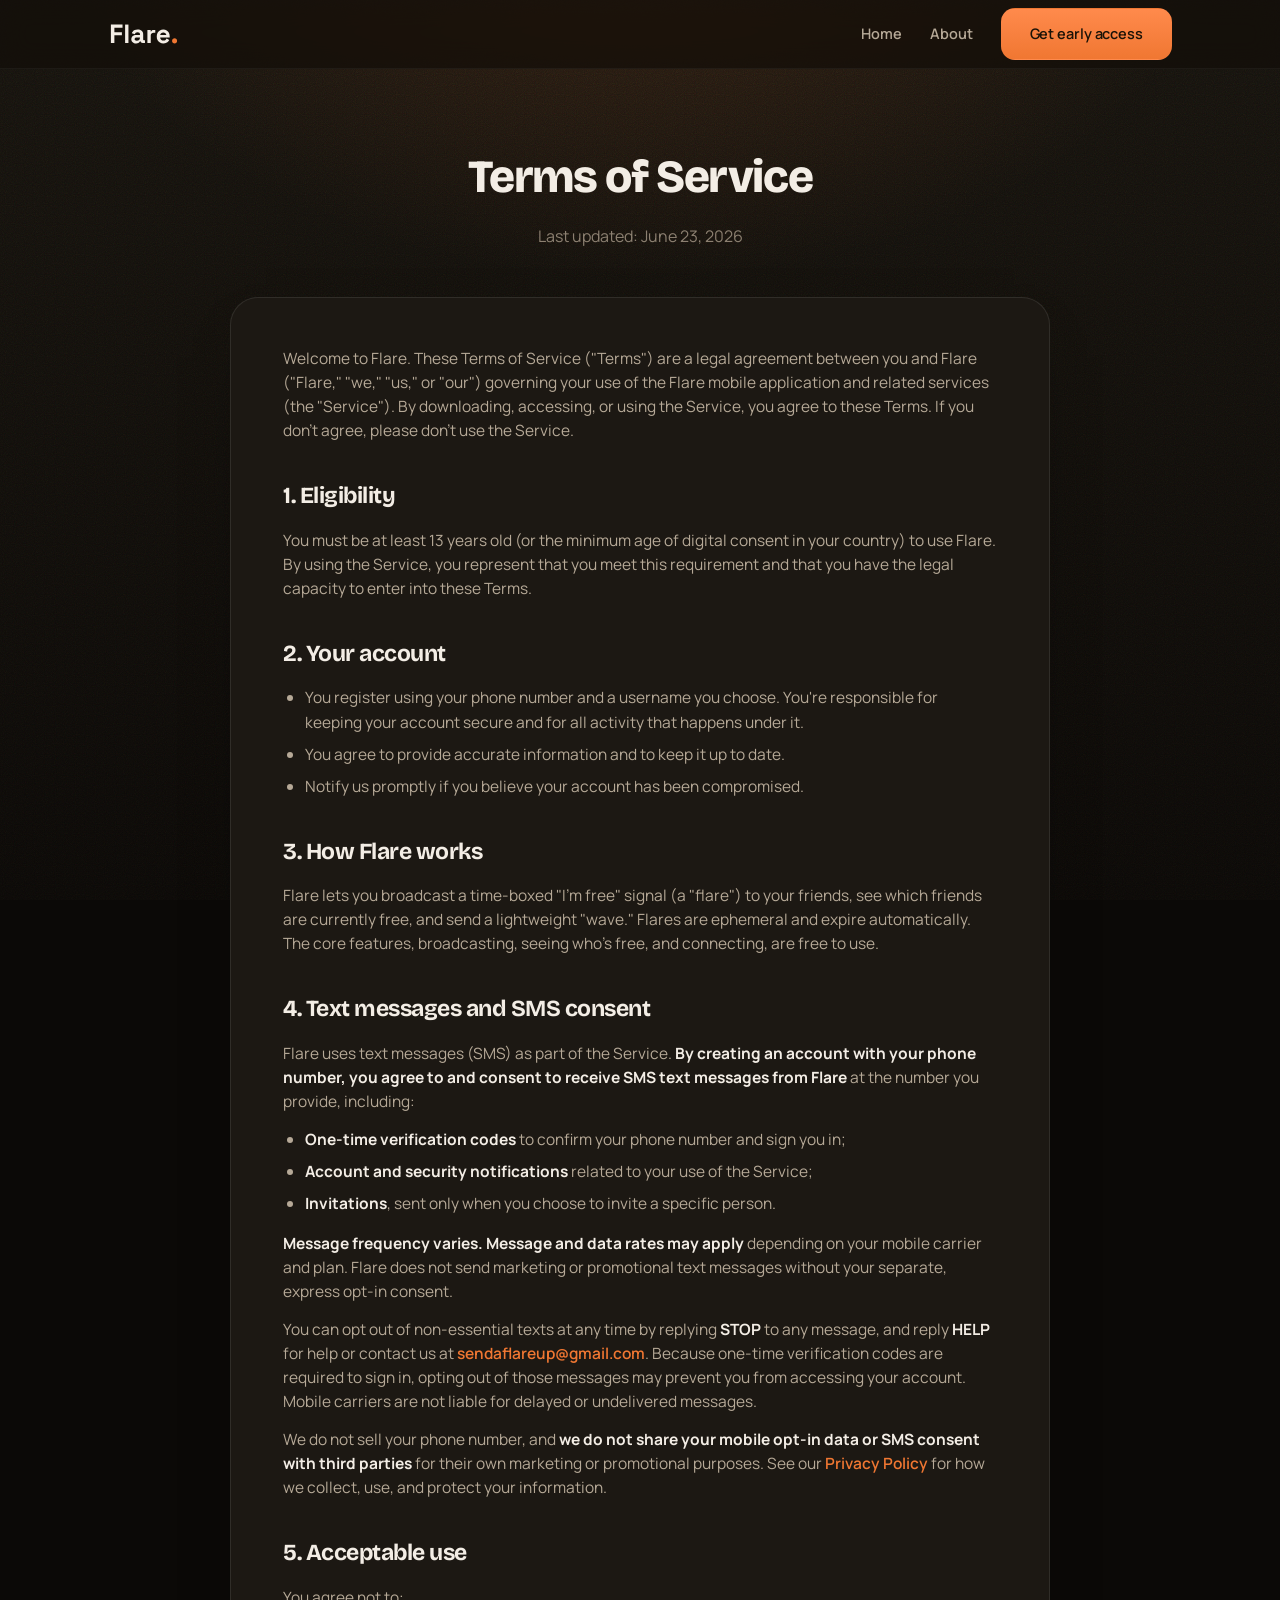
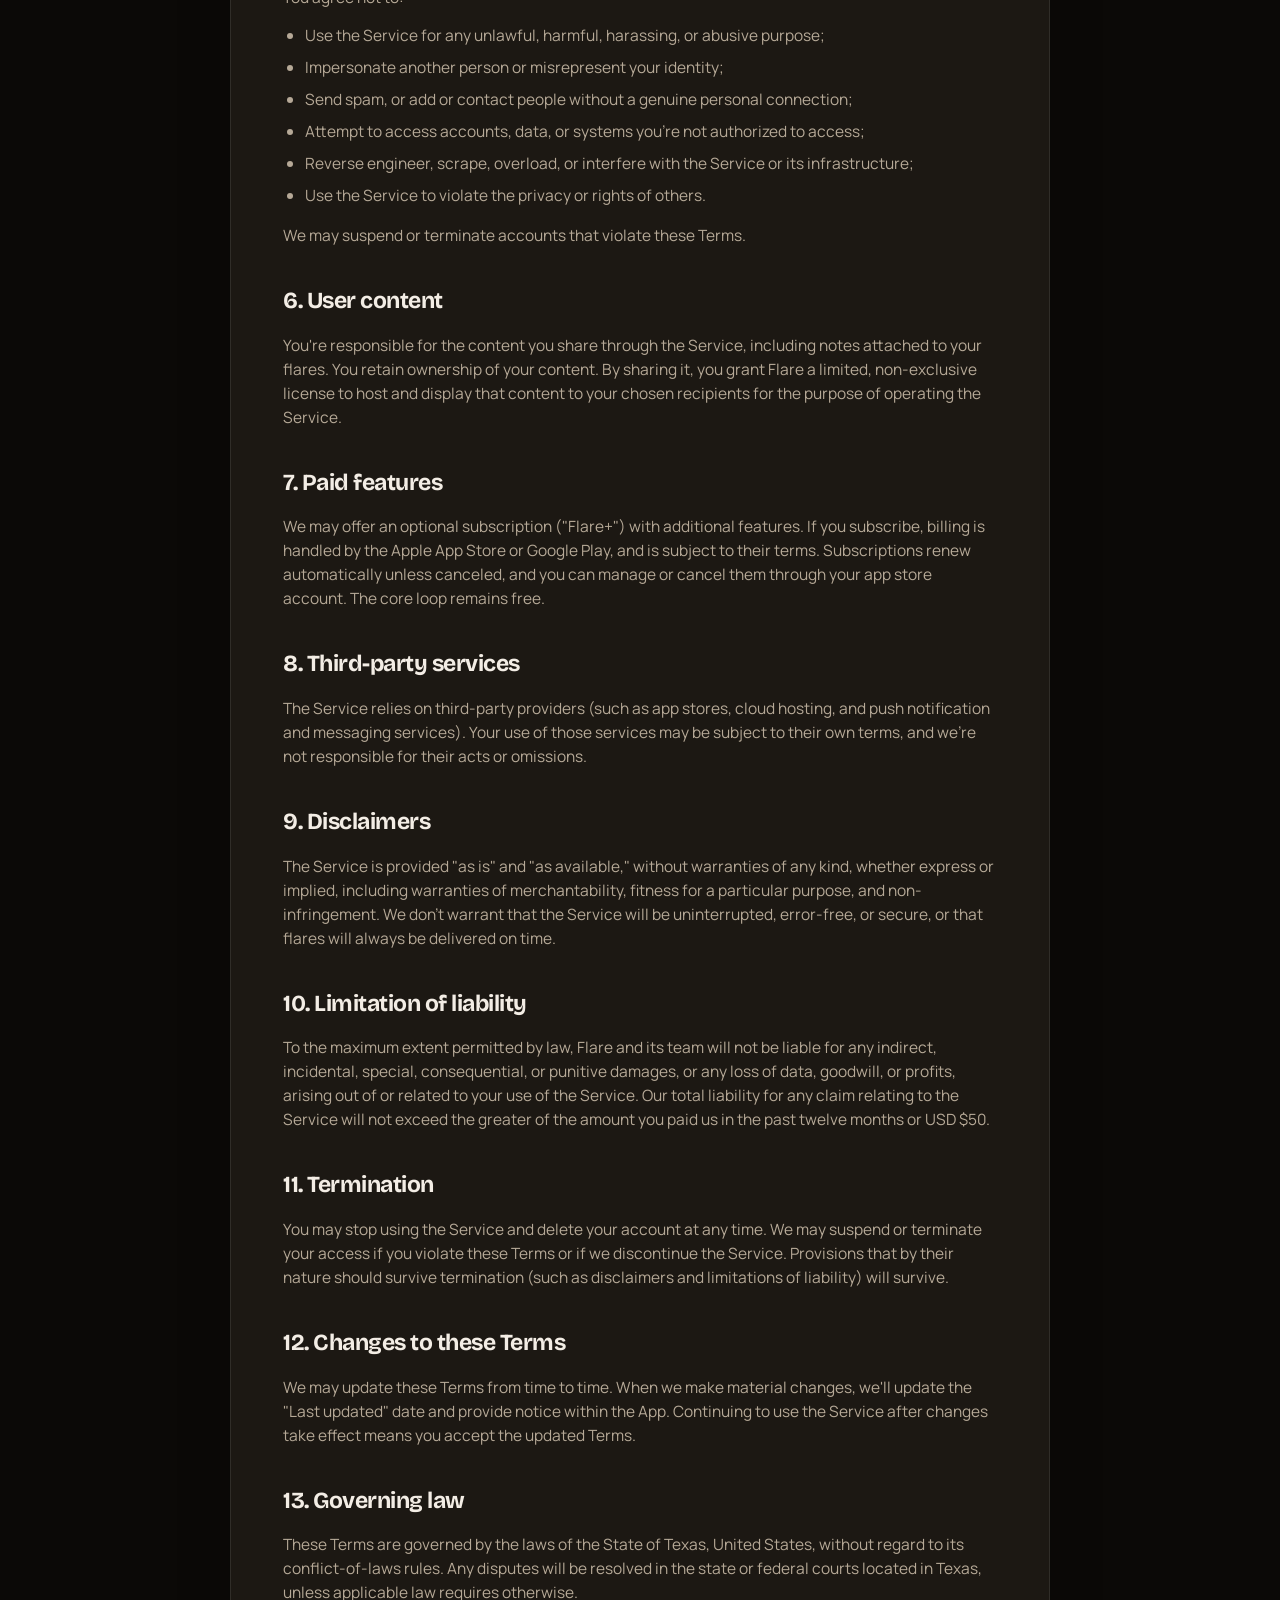
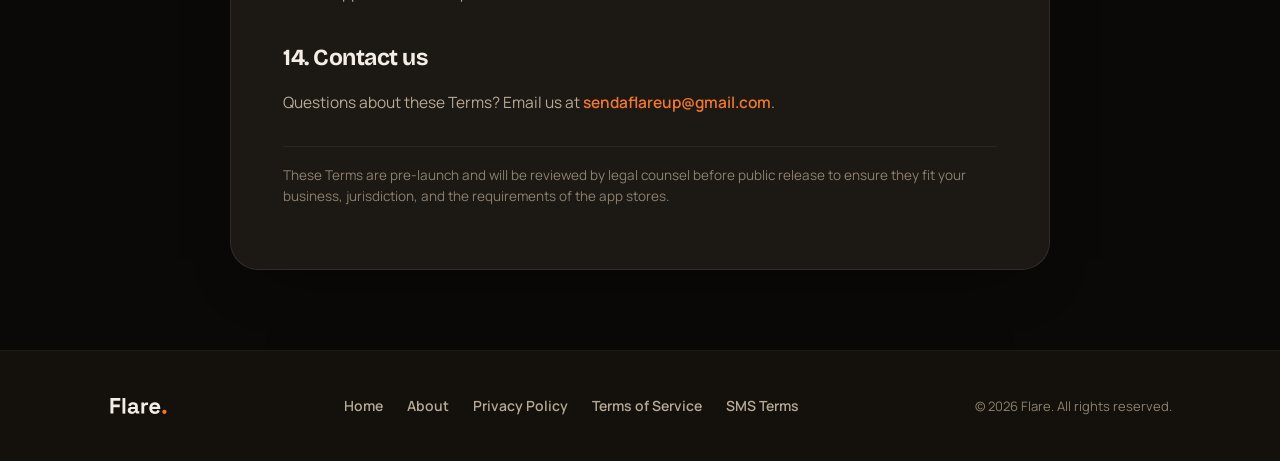
<file: terms.html>
<!DOCTYPE html>
<html lang="en">
<head>
  <meta charset="utf-8" />
  <meta name="viewport" content="width=device-width, initial-scale=1" />
  <title>Terms of Service, Flare</title>
  <meta name="description" content="The terms that govern your use of the Flare app." />
  <link rel="canonical" href="https://sendaflareup.app/terms" />
  <meta property="og:site_name" content="Flare" />
  <meta property="og:type" content="website" />
  <meta property="og:url" content="https://sendaflareup.app/terms" />
  <meta property="og:title" content="Terms of Service, Flare" />
  <meta property="og:description" content="The terms that govern your use of the Flare app." />
  <meta property="og:image" content="https://sendaflareup.app/assets/og-image-v2.png" />
  <meta property="og:image:width" content="1200" />
  <meta property="og:image:height" content="630" />
  <meta property="og:image:alt" content="Flare, Down to hang? Send up a flare." />
  <meta name="twitter:card" content="summary_large_image" />
  <meta name="twitter:title" content="Terms of Service, Flare" />
  <meta name="twitter:description" content="The terms that govern your use of the Flare app." />
  <meta name="twitter:image" content="https://sendaflareup.app/assets/og-image-v2.png" />
  <link rel="icon" href="assets/favicon.svg" type="image/svg+xml" />
  <link rel="preconnect" href="https://fonts.googleapis.com" />
  <link rel="preconnect" href="https://fonts.gstatic.com" crossorigin />
  <link href="https://fonts.googleapis.com/css2?family=Bricolage+Grotesque:opsz,wght@12..96,500;12..96,600;12..96,700;12..96,800&family=Manrope:wght@400;500;600;700;800&display=swap" rel="stylesheet" />
  <link rel="stylesheet" href="css/styles.css" />
</head>
<body>
  <header class="site-header">
    <div class="container nav">
      <a href="/home" class="wordmark" aria-label="Flare home"><img class="logo-img" src="assets/flare-logo.svg" alt="Flare" /></a>
      <button class="nav-toggle" type="button" aria-label="Menu" aria-expanded="false" aria-controls="primary-nav">
        <svg viewBox="0 0 24 24" fill="none" stroke="currentColor" stroke-width="2" stroke-linecap="round" aria-hidden="true"><path d="M4 7h16M4 12h16M4 17h16"></path></svg>
      </button>
      <nav class="nav-links" id="primary-nav" aria-label="Primary">
        <a href="/home">Home</a>
        <a href="/about">About</a>
        <a href="/home#get" class="btn btn-primary nav-cta">Get early access</a>
      </nav>
    </div>
  </header>

  <main>
    <section class="page-hero">
      <div class="container reveal">
        <h1>Terms of Service</h1>
        <p>Last updated: June 23, 2026</p>
      </div>
    </section>

    <section class="container">
      <article class="article reveal">
        <p>
          Welcome to Flare. These Terms of Service ("Terms") are a legal agreement
          between you and Flare ("Flare," "we," "us," or "our") governing your use
          of the Flare mobile application and related services (the "Service"). By
          downloading, accessing, or using the Service, you agree to these Terms.
          If you don't agree, please don't use the Service.
        </p>

        <h2>1. Eligibility</h2>
        <p>
          You must be at least 13 years old (or the minimum age of digital consent
          in your country) to use Flare. By using the Service, you represent that
          you meet this requirement and that you have the legal capacity to enter
          into these Terms.
        </p>

        <h2>2. Your account</h2>
        <ul>
          <li>You register using your phone number and a username you choose. You're responsible for keeping your account secure and for all activity that happens under it.</li>
          <li>You agree to provide accurate information and to keep it up to date.</li>
          <li>Notify us promptly if you believe your account has been compromised.</li>
        </ul>

        <h2>3. How Flare works</h2>
        <p>
          Flare lets you broadcast a time-boxed "I'm free" signal (a "flare") to
          your friends, see which friends are currently free, and send a
          lightweight "wave." Flares are ephemeral and expire automatically. The
          core features, broadcasting, seeing who's free, and connecting, are
          free to use.
        </p>

        <h2>4. Text messages and SMS consent</h2>
        <p>
          Flare uses text messages (SMS) as part of the Service.
          <strong>By creating an account with your phone number, you agree to and
          consent to receive SMS text messages from Flare</strong> at the number
          you provide, including:
        </p>
        <ul>
          <li><strong>One-time verification codes</strong> to confirm your phone number and sign you in;</li>
          <li><strong>Account and security notifications</strong> related to your use of the Service;</li>
          <li><strong>Invitations</strong>, sent only when you choose to invite a specific person.</li>
        </ul>
        <p>
          <strong>Message frequency varies.</strong> <strong>Message and data
          rates may apply</strong> depending on your mobile carrier and plan. Flare
          does not send marketing or promotional text messages without your
          separate, express opt-in consent.
        </p>
        <p>
          You can opt out of non-essential texts at any time by replying
          <strong>STOP</strong> to any message, and reply <strong>HELP</strong> for
          help or contact us at
          <a href="mailto:sendaflareup@gmail.com">sendaflareup@gmail.com</a>. Because
          one-time verification codes are required to sign in, opting out of those
          messages may prevent you from accessing your account. Mobile carriers are
          not liable for delayed or undelivered messages.
        </p>
        <p>
          We do not sell your phone number, and <strong>we do not share your mobile
          opt-in data or SMS consent with third parties</strong> for their own
          marketing or promotional purposes. See our
          <a href="/privacy">Privacy Policy</a> for how we collect, use, and
          protect your information.
        </p>

        <h2>5. Acceptable use</h2>
        <p>You agree not to:</p>
        <ul>
          <li>Use the Service for any unlawful, harmful, harassing, or abusive purpose;</li>
          <li>Impersonate another person or misrepresent your identity;</li>
          <li>Send spam, or add or contact people without a genuine personal connection;</li>
          <li>Attempt to access accounts, data, or systems you're not authorized to access;</li>
          <li>Reverse engineer, scrape, overload, or interfere with the Service or its infrastructure;</li>
          <li>Use the Service to violate the privacy or rights of others.</li>
        </ul>
        <p>We may suspend or terminate accounts that violate these Terms.</p>

        <h2>6. User content</h2>
        <p>
          You're responsible for the content you share through the Service,
          including notes attached to your flares. You retain ownership of your
          content. By sharing it, you grant Flare a limited, non-exclusive license
          to host and display that content to your chosen recipients for the
          purpose of operating the Service.
        </p>

        <h2>7. Paid features</h2>
        <p>
          We may offer an optional subscription ("Flare+") with additional
          features. If you subscribe, billing is handled by the Apple App Store or
          Google Play, and is subject to their terms. Subscriptions renew
          automatically unless canceled, and you can manage or cancel them through
          your app store account. The core loop remains free.
        </p>

        <h2>8. Third-party services</h2>
        <p>
          The Service relies on third-party providers (such as app stores, cloud
          hosting, and push notification and messaging services). Your use of those
          services may be subject to their own terms, and we're not responsible for
          their acts or omissions.
        </p>

        <h2>9. Disclaimers</h2>
        <p>
          The Service is provided "as is" and "as available," without warranties of
          any kind, whether express or implied, including warranties of
          merchantability, fitness for a particular purpose, and non-infringement.
          We don't warrant that the Service will be uninterrupted, error-free, or
          secure, or that flares will always be delivered on time.
        </p>

        <h2>10. Limitation of liability</h2>
        <p>
          To the maximum extent permitted by law, Flare and its team will not be
          liable for any indirect, incidental, special, consequential, or punitive
          damages, or any loss of data, goodwill, or profits, arising out of or
          related to your use of the Service. Our total liability for any claim
          relating to the Service will not exceed the greater of the amount you
          paid us in the past twelve months or USD $50.
        </p>

        <h2>11. Termination</h2>
        <p>
          You may stop using the Service and delete your account at any time. We may
          suspend or terminate your access if you violate these Terms or if we
          discontinue the Service. Provisions that by their nature should survive
          termination (such as disclaimers and limitations of liability) will
          survive.
        </p>

        <h2>12. Changes to these Terms</h2>
        <p>
          We may update these Terms from time to time. When we make material
          changes, we'll update the "Last updated" date and provide notice within
          the App. Continuing to use the Service after changes take effect means you
          accept the updated Terms.
        </p>

        <h2>13. Governing law</h2>
        <p>
          These Terms are governed by the laws of the State of Texas, United States,
          without regard to its conflict-of-laws rules. Any disputes will be
          resolved in the state or federal courts located in Texas, unless
          applicable law requires otherwise.
        </p>

        <h2>14. Contact us</h2>
        <p>
          Questions about these Terms? Email us at
          <a href="mailto:sendaflareup@gmail.com">sendaflareup@gmail.com</a>.
        </p>

        <p class="muted-note">
          These Terms are pre-launch and will be
          reviewed by legal counsel before public release to ensure they fit your
          business, jurisdiction, and the requirements of the app stores.
        </p>
      </article>
    </section>
  </main>

  <footer class="site-footer">
    <div class="container footer-inner">
      <a href="/home" class="wordmark" aria-label="Flare home"><img class="logo-img" src="assets/flare-logo.svg" alt="Flare" /></a>
      <nav class="footer-links" aria-label="Footer">
        <a href="/home">Home</a>
        <a href="/about">About</a>
        <a href="/privacy">Privacy Policy</a>
        <a href="/terms">Terms of Service</a>
        <a href="/sms-optin">SMS Terms</a>
      </nav>
      <span class="footer-copy">© <span id="year">2026</span> Flare. All rights reserved.</span>
    </div>
  </footer>
  <script src="js/site.js"></script>
</body>
</html>
</file>
<file: css/styles.css>
/* ============================================================
   Flare — product website
   Design system mirrors the app's "Ember Dark" identity:
   warm near-black surfaces, ember accent, depth via lighter
   cards (not heavy shadows). Spacing on a 4-point grid.
   ============================================================ */

:root {
  /* Brand + text */
  --accent: #F07732;            /* ember */
  --accent-2: #FF8A4C;          /* lighter ember for gradients */
  --accent-12: rgba(240, 119, 50, 0.12);
  --accent-10: rgba(240, 119, 50, 0.10);
  --accent-18: rgba(240, 119, 50, 0.18);
  --accent-28: rgba(240, 119, 50, 0.28);
  --on-accent: #1A1207;         /* dark text on ember (AA on #F07732) */

  --ink: #F3EDE5;               /* cream — primary text */
  --text-2: #B6A997;            /* warm gray — secondary */
  --muted: #8C8071;             /* warm gray — tertiary */
  --faint: #6B6056;

  --live: #3DD47C;              /* "free now" green */

  /* Surfaces — depth comes from progressively lighter warm darks */
  --bg-top: #15120D;
  --bg-bottom: #0B0907;
  --screen-gradient: linear-gradient(180deg, var(--bg-top) 0%, var(--bg-bottom) 100%);
  --surface: #1C1813;           /* card */
  --surface-2: #221D17;         /* elevated card */
  --surface-soft: #14110C;      /* nav / footer band */
  --fill-subtle: #241F18;
  --avatar-bg: #252119;
  --avatar-text: #BEA88F;

  /* Borders / hairlines (light strokes on dark = depth) */
  --border: rgba(255, 255, 255, 0.09);
  --border-light: rgba(255, 255, 255, 0.06);
  --border-lighter: rgba(255, 255, 255, 0.045);
  --idle-ring: rgba(255, 255, 255, 0.12);

  /* Type */
  --font-body: 'Manrope', system-ui, -apple-system, sans-serif;
  --font-display: 'Bricolage Grotesque', 'Manrope', system-ui, sans-serif;

  /* Layout */
  --maxw: 1120px;
  --radius: 20px;
  --radius-sm: 14px;
  --radius-lg: 28px;

  /* Dark mode keeps shadows subtle; lift comes from a warm ember glow */
  --shadow-card: 0 24px 60px -36px rgba(0, 0, 0, 0.8);
  --shadow-phone: 0 50px 90px -40px rgba(0, 0, 0, 0.85);
  --glow-ember: 0 30px 90px -30px rgba(240, 119, 50, 0.45);
}

* { box-sizing: border-box; }

html { scroll-behavior: smooth; }

body {
  margin: 0;
  font-family: var(--font-body);
  color: var(--ink);
  background: var(--bg-bottom);
  -webkit-font-smoothing: antialiased;
  text-rendering: optimizeLegibility;
  line-height: 1.55;
  overflow-x: hidden;
}

/* Display face (Bricolage Grotesque) carries all headings */
h1, h2, h3 {
  font-family: var(--font-display);
  font-weight: 800;
}

/* Night-sky brand backdrop: warm gradient + ember aura (body),
   fine film grain on top (html::after). Both fixed + non-interactive. */
body::before {
  content: "";
  position: fixed;
  inset: 0;
  z-index: -2;
  pointer-events: none;
  background:
    radial-gradient(820px 540px at 50% -12%, rgba(240, 119, 50, 0.13), transparent 72%),
    var(--screen-gradient);
}
/* Film grain — fixed, pointer-events none (no scroll repaint cost) */
html::after {
  content: "";
  position: fixed;
  inset: 0;
  z-index: -1;
  pointer-events: none;
  opacity: 0.5;
  mix-blend-mode: soft-light;
  background-image: url("data:image/svg+xml,%3Csvg xmlns='http://www.w3.org/2000/svg' width='160' height='160'%3E%3Cfilter id='n'%3E%3CfeTurbulence type='fractalNoise' baseFrequency='0.9' numOctaves='2' stitchTiles='stitch'/%3E%3C/filter%3E%3Crect width='100%25' height='100%25' filter='url(%23n)'/%3E%3C/svg%3E");
}

a { color: var(--accent); text-decoration: none; }
a:hover { text-decoration: underline; }

img, svg { display: block; }

.container {
  width: 100%;
  max-width: var(--maxw);
  margin: 0 auto;
  padding: 0 28px;
}

/* ---------- Logo / wordmark ---------- */
.logo-img { height: 26px; width: auto; display: block; }
.site-footer .logo-img { height: 22px; }

/* ---------- Header / nav ---------- */
.site-header {
  position: sticky;
  top: 0;
  z-index: 50;
  background: rgba(18, 15, 11, 0.72);
  backdrop-filter: saturate(150%) blur(14px);
  -webkit-backdrop-filter: saturate(150%) blur(14px);
  border-bottom: 1px solid var(--border-lighter);
}
.nav {
  display: flex;
  align-items: center;
  justify-content: space-between;
  height: 68px;
}
.nav-links {
  display: flex;
  align-items: center;
  gap: 28px;
}
.nav-links a {
  color: var(--text-2);
  font-size: 14.5px;
  font-weight: 600;
  transition: color 0.15s;
}
.nav-links a:hover { color: var(--ink); text-decoration: none; }
.nav-links a.active { color: var(--ink); }
.nav-links a.btn-primary { color: var(--on-accent); }
.nav-links a.btn-primary:hover { color: var(--on-accent); }

/* Mobile menu toggle (hidden on desktop) */
.nav-toggle {
  display: none;
  align-items: center;
  justify-content: center;
  width: 42px;
  height: 42px;
  border-radius: 11px;
  border: 1px solid var(--border);
  background: transparent;
  color: var(--ink);
  cursor: pointer;
}
.nav-toggle:active { transform: translateY(1px); }
.nav-toggle svg { width: 20px; height: 20px; }

/* ---------- Buttons ---------- */
/* Doc guideline: button padding width ~= 2x height; ghost = no fill until hover */
.btn {
  display: inline-flex;
  align-items: center;
  gap: 8px;
  font-family: inherit;
  font-size: 15px;
  font-weight: 700;
  letter-spacing: -0.1px;
  border-radius: var(--radius-sm);
  padding: 14px 28px;
  cursor: pointer;
  border: 1px solid transparent;
  transition: transform 0.15s cubic-bezier(0.16, 1, 0.3, 1), background 0.15s, border-color 0.15s, box-shadow 0.15s;
  white-space: nowrap;
}
.btn-primary {
  background: linear-gradient(180deg, var(--accent-2), var(--accent));
  color: var(--on-accent);
  box-shadow: var(--glow-ember);
}
.btn-primary:hover { transform: translateY(-2px); text-decoration: none; }
.btn-primary:active { transform: translateY(0); }
.btn-ghost {
  background: transparent;
  color: var(--ink);
  border-color: var(--border);
}
.btn-ghost:hover { border-color: var(--idle-ring); background: var(--surface); text-decoration: none; }
.btn-ghost:active { transform: translateY(1px); }

/* ---------- Hero ---------- */
.hero { position: relative; padding: 64px 0 48px; }
/* Faint starfield scattered behind the hero (the "night sky") */
.hero::before {
  content: "";
  position: absolute;
  inset: -30px 0 20px;
  z-index: 0;
  pointer-events: none;
  background-repeat: no-repeat;
  background-image:
    radial-gradient(1.6px 1.6px at 12% 28%, rgba(255, 255, 255, 0.55), transparent),
    radial-gradient(1.4px 1.4px at 80% 16%, rgba(255, 255, 255, 0.4), transparent),
    radial-gradient(1.2px 1.2px at 41% 10%, rgba(255, 205, 160, 0.6), transparent),
    radial-gradient(1.6px 1.6px at 91% 54%, rgba(255, 255, 255, 0.32), transparent),
    radial-gradient(1.1px 1.1px at 26% 62%, rgba(255, 255, 255, 0.28), transparent),
    radial-gradient(1.5px 1.5px at 63% 38%, rgba(255, 180, 120, 0.45), transparent),
    radial-gradient(1.2px 1.2px at 55% 70%, rgba(255, 255, 255, 0.22), transparent);
}
.hero-grid {
  position: relative;
  z-index: 1;
  display: grid;
  grid-template-columns: 1.05fr 0.95fr;
  gap: 56px;
  align-items: center;
}

/* Signature: a flare launching up behind the device, once on load */
.flare-fx { position: absolute; inset: 0; z-index: 3; pointer-events: none; overflow: visible; }
.flare-fx .spark {
  position: absolute;
  left: 50%;
  bottom: 42%;
  width: 7px;
  height: 7px;
  border-radius: 50%;
  background: radial-gradient(circle, #FFE6CC, #F07732 55%, transparent 75%);
  box-shadow: 0 0 14px 4px rgba(240, 119, 50, 0.85);
  opacity: 0;
  animation: flareLaunch 2.3s cubic-bezier(0.18, 0.7, 0.2, 1) 0.35s 1 both;
}
.flare-fx .spark::before {
  content: "";
  position: absolute;
  left: 50%;
  top: 6px;
  width: 2px;
  height: 90px;
  transform: translateX(-50%);
  background: linear-gradient(180deg, rgba(240, 119, 50, 0.55), transparent);
  border-radius: 2px;
}
@keyframes flareLaunch {
  0%   { transform: translate(-50%, 0) scale(0.5); opacity: 0; }
  12%  { opacity: 1; }
  62%  { transform: translate(-50%, -300px) scale(1); opacity: 1; }
  80%  { transform: translate(-50%, -340px) scale(1.7); opacity: 0.85; }
  100% { transform: translate(-50%, -344px) scale(3.4); opacity: 0; }
}
.eyebrow {
  display: inline-flex;
  align-items: center;
  gap: 8px;
  font-size: 13px;
  font-weight: 700;
  letter-spacing: 0.2px;
  color: var(--accent);
  margin: 0 0 20px;
  padding: 7px 14px 7px 12px;
  border: 1px solid var(--accent-28);
  background: var(--accent-10);
  border-radius: 999px;
}
.eyebrow .pulse {
  width: 7px; height: 7px; border-radius: 50%;
  background: var(--accent);
  box-shadow: 0 0 0 0 rgba(240, 119, 50, 0.55);
  animation: pulse 2.4s infinite;
}
@keyframes pulse {
  0% { box-shadow: 0 0 0 0 rgba(240, 119, 50, 0.5); }
  70% { box-shadow: 0 0 0 9px rgba(240, 119, 50, 0); }
  100% { box-shadow: 0 0 0 0 rgba(240, 119, 50, 0); }
}
.hero h1 {
  font-size: 58px;
  line-height: 1.03;
  font-weight: 800;
  letter-spacing: -1.8px;
  margin: 0 0 20px;
}
.hero h1 .accent { color: var(--accent); }
.hero .lede {
  font-size: 18.5px;
  color: var(--text-2);
  margin: 0 0 32px;
  max-width: 30em;
}
.hero-cta { display: flex; gap: 12px; flex-wrap: wrap; align-items: center; }
.hero-note { font-size: 13.5px; color: var(--muted); margin-top: 20px; }

/* ---------- Device frame ---------- */
.phone-stage { display: flex; justify-content: center; position: relative; }
.phone-stage::before {
  content: "";
  position: absolute;
  inset: -6% -4%;
  background: radial-gradient(closest-side, rgba(240, 119, 50, 0.22), transparent 70%);
  z-index: 0;
  pointer-events: none;
}
.device {
  position: relative;
  z-index: 1;
  width: 300px;
  border-radius: 44px;
  overflow: hidden;
  background: #0c0a07;
  border: 1px solid rgba(255, 255, 255, 0.12);
  box-shadow: var(--shadow-phone);
  flex-shrink: 0;
}
.device img { display: block; width: 100%; height: auto; }

/* ---------- Sections ---------- */
.section { padding: 72px 0; }
.section-head { max-width: 38em; margin: 0 0 48px; }
.section-head.center { text-align: center; margin-left: auto; margin-right: auto; }
.section-head h2 {
  font-size: 38px; font-weight: 800; letter-spacing: -1px;
  line-height: 1.08; margin: 0 0 14px;
}
.section-head p { font-size: 18px; color: var(--text-2); margin: 0; max-width: 32em; }
.section-head.center p { margin-left: auto; margin-right: auto; }

/* ---------- Steps: horizontal connected flow ---------- */
.flow {
  display: grid;
  grid-template-columns: repeat(3, 1fr);
  gap: 24px;
  position: relative;
}
.flow::before {
  content: "";
  position: absolute;
  top: 21px; left: 8%; right: 8%;
  height: 1px;
  background: linear-gradient(90deg, transparent, var(--border), var(--border), transparent);
  z-index: 0;
}
.flow-step { position: relative; z-index: 1; }
.flow-num {
  width: 44px; height: 44px; border-radius: 50%;
  display: grid; place-items: center;
  font-weight: 800; font-size: 16px;
  color: var(--accent);
  background: var(--fill-subtle);
  border: 1px solid var(--accent-28);
  margin-bottom: 18px;
}
.flow-step h3 { font-size: 19px; font-weight: 700; letter-spacing: -0.3px; margin: 0 0 8px; }
.flow-step p { font-size: 15px; color: var(--text-2); margin: 0; }

/* ---------- Split / showcase ---------- */
.split {
  display: grid;
  grid-template-columns: 1fr 1fr;
  gap: 64px;
  align-items: center;
}
.split.reverse .split-media { order: -1; }
.split h2 { font-size: 34px; font-weight: 800; letter-spacing: -0.9px; line-height: 1.1; margin: 0 0 16px; }
.split p { font-size: 17px; color: var(--text-2); margin: 0 0 20px; }
.checklist { list-style: none; margin: 0; padding: 0; }
.checklist li {
  display: flex; gap: 12px; align-items: flex-start;
  font-size: 15.5px; color: var(--ink);
  margin-bottom: 14px;
}
.checklist li .tick {
  flex-shrink: 0; margin-top: 1px;
  width: 22px; height: 22px; border-radius: 50%;
  background: var(--accent-18);
  display: grid; place-items: center;
}

/* ---------- Bento (feature trio) ---------- */
.bento {
  display: grid;
  grid-template-columns: 1.4fr 1fr;
  grid-auto-rows: 1fr;
  gap: 20px;
}
.bento-cell {
  border: 1px solid var(--border);
  border-radius: var(--radius);
  padding: 32px;
  background: var(--surface);
  position: relative;
  overflow: hidden;
}
.bento-cell:not(.tall) { display: flex; flex-direction: column; justify-content: center; }
.bento-cell.tall { grid-row: span 2; display: flex; flex-direction: column; }
.bento-cell.feature {
  background:
    radial-gradient(120% 90% at 0% 0%, rgba(240, 119, 50, 0.16), transparent 60%),
    var(--surface-2);
  border-color: var(--accent-28);
}
.bento-cell h3 { font-size: 21px; font-weight: 700; letter-spacing: -0.4px; margin: 0 0 10px; }
.bento-cell.tall h3 { font-size: 24px; }
.bento-cell p { font-size: 15px; color: var(--text-2); margin: 0; }
.bento-icon {
  width: 48px; height: 48px; border-radius: 13px;
  background: var(--accent-12);
  display: grid; place-items: center;
  margin-bottom: 20px;
}
.bento-cell.tall .bento-media {
  margin-top: auto;
  padding-top: 24px;
  display: flex;
  justify-content: center;
}
.bento-cell.tall .device { width: 220px; border-radius: 34px; }

/* ---------- Final CTA band ---------- */
.cta-band {
  position: relative;
  overflow: hidden;
  border: 1px solid var(--accent-28);
  border-radius: var(--radius-lg);
  padding: 64px 48px;
  text-align: center;
  background:
    radial-gradient(90% 140% at 50% 0%, rgba(240, 119, 50, 0.18), transparent 60%),
    var(--surface);
}
.cta-band h2 { font-size: 40px; font-weight: 800; letter-spacing: -1.2px; line-height: 1.05; margin: 0 0 16px; }
.cta-band p { font-size: 18px; color: var(--text-2); margin: 0 auto 32px; max-width: 30em; }

/* ---------- Article (legal / about) ---------- */
.page-hero { padding: 72px 0 24px; text-align: center; }
.page-hero h1 { font-size: 46px; font-weight: 800; letter-spacing: -1.4px; margin: 0 0 12px; }
.page-hero p { font-size: 16px; color: var(--muted); margin: 0; }
/* About's intro paragraph (inline-styled) sits centered under the title */
.page-hero .container > p:not(.eyebrow) { margin-left: auto; margin-right: auto; }

.article {
  background: var(--surface);
  border: 1px solid var(--border);
  border-radius: var(--radius-lg);
  box-shadow: var(--shadow-card);
  padding: 48px 52px;
  margin: 24px auto 80px;
  max-width: 820px;
}
.article h2 { font-size: 23px; font-weight: 700; letter-spacing: -0.5px; margin: 36px 0 14px; color: var(--ink); }
.article h2:first-child { margin-top: 0; }
.article h3 { font-size: 17px; font-weight: 700; margin: 24px 0 8px; color: var(--ink); }
.article p, .article li { font-size: 15.5px; color: var(--text-2); }
.article p { margin: 0 0 14px; }
.article ul { margin: 0 0 16px; padding-left: 22px; }
.article li { margin-bottom: 8px; }
.article strong { color: var(--ink); }
.article a { font-weight: 600; }
.article .muted-note {
  font-size: 13.5px; color: var(--muted);
  border-top: 1px solid var(--border-light);
  margin-top: 32px; padding-top: 18px;
}

/* About story blocks (kept as a 2-col value grid) */
.story-grid {
  display: grid;
  grid-template-columns: repeat(2, 1fr);
  gap: 20px;
  margin-top: 8px;
}
.value-card {
  background: var(--surface);
  border: 1px solid var(--border);
  border-radius: var(--radius);
  padding: 28px;
}
.value-card h3 { font-size: 18px; margin: 0 0 8px; font-weight: 700; letter-spacing: -0.3px; color: var(--ink); }
.value-card p { font-size: 14.5px; color: var(--text-2); margin: 0; }

/* ---------- Footer ---------- */
.site-footer {
  border-top: 1px solid var(--border-lighter);
  background: var(--surface-soft);
  padding: 44px 0;
  margin-top: 56px;
}
.footer-inner {
  display: flex;
  align-items: center;
  justify-content: space-between;
  gap: 20px;
  flex-wrap: wrap;
}
.footer-links { display: flex; gap: 24px; flex-wrap: wrap; }
.footer-links a { color: var(--text-2); font-size: 14px; font-weight: 600; }
.footer-links a:hover { color: var(--ink); }
.footer-copy { font-size: 13px; color: var(--muted); }

/* ---------- Scroll reveal (microinteraction) ---------- */
.reveal {
  opacity: 0;
  transform: translateY(22px);
  transition: opacity 0.7s cubic-bezier(0.16, 1, 0.3, 1), transform 0.7s cubic-bezier(0.16, 1, 0.3, 1);
  transition-delay: var(--reveal-delay, 0s);
}
.reveal.in { opacity: 1; transform: none; }

/* ---------- Responsive ---------- */
@media (max-width: 900px) {
  .hero { padding: 40px 0 32px; }
  .hero-grid { grid-template-columns: 1fr; gap: 44px; }
  .hero h1 { font-size: 46px; }
  .split, .split.reverse { grid-template-columns: 1fr; gap: 36px; }
  .split.reverse .split-media { order: 0; }
  .flow { grid-template-columns: 1fr; gap: 28px; }
  .flow::before { display: none; }
  .bento { grid-template-columns: 1fr; }
  .bento-cell.tall { grid-row: auto; }
  .nav-links { gap: 18px; }
  .article { padding: 36px 26px; }
  .section { padding: 56px 0; }
}

/* Hamburger menu under 640px */
@media (max-width: 640px) {
  .nav-toggle { display: inline-flex; }
  .nav-links {
    position: absolute;
    top: 60px;
    right: 16px;
    left: 16px;
    flex-direction: column;
    align-items: stretch;
    gap: 4px;
    padding: 10px;
    background: var(--surface-2);
    border: 1px solid var(--border);
    border-radius: 16px;
    box-shadow: var(--shadow-card);
    display: none;
  }
  .nav-links.open { display: flex; }
  .nav-links a { padding: 12px 14px; border-radius: 10px; font-size: 16px; }
  .nav-links a:not(.btn-primary):hover { background: var(--surface); }
  .nav-links a.nav-cta { justify-content: center; margin-top: 4px; }
}

@media (max-width: 560px) {
  .hero h1 { font-size: 36px; letter-spacing: -1.2px; }
  .section-head h2 { font-size: 30px; }
  .cta-band { padding: 44px 24px; }
  .cta-band h2 { font-size: 30px; }
  .story-grid { grid-template-columns: 1fr; }
  .container { padding: 0 20px; }
}

@media (prefers-reduced-motion: reduce) {
  html { scroll-behavior: auto; }
  *, *::before, *::after { animation: none !important; transition: none !important; }
  .reveal { opacity: 1; transform: none; }
}
</file>
